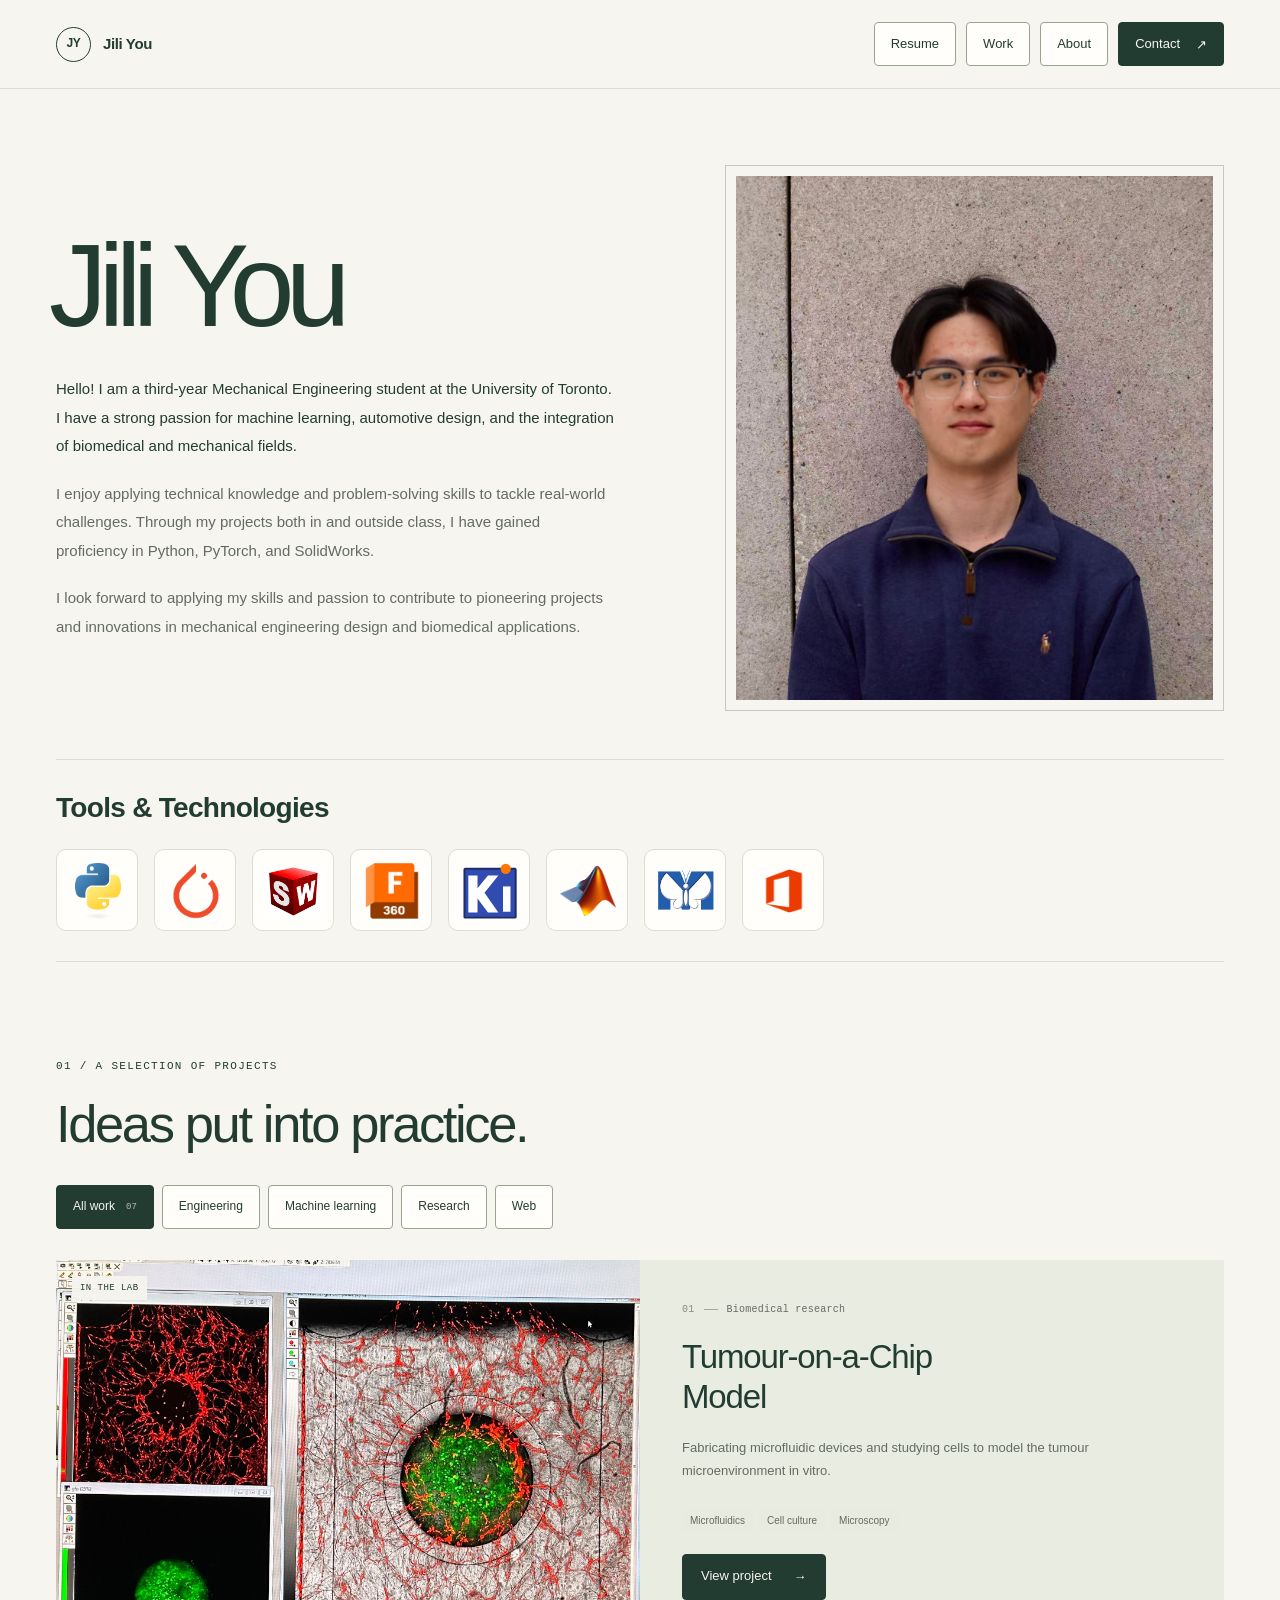
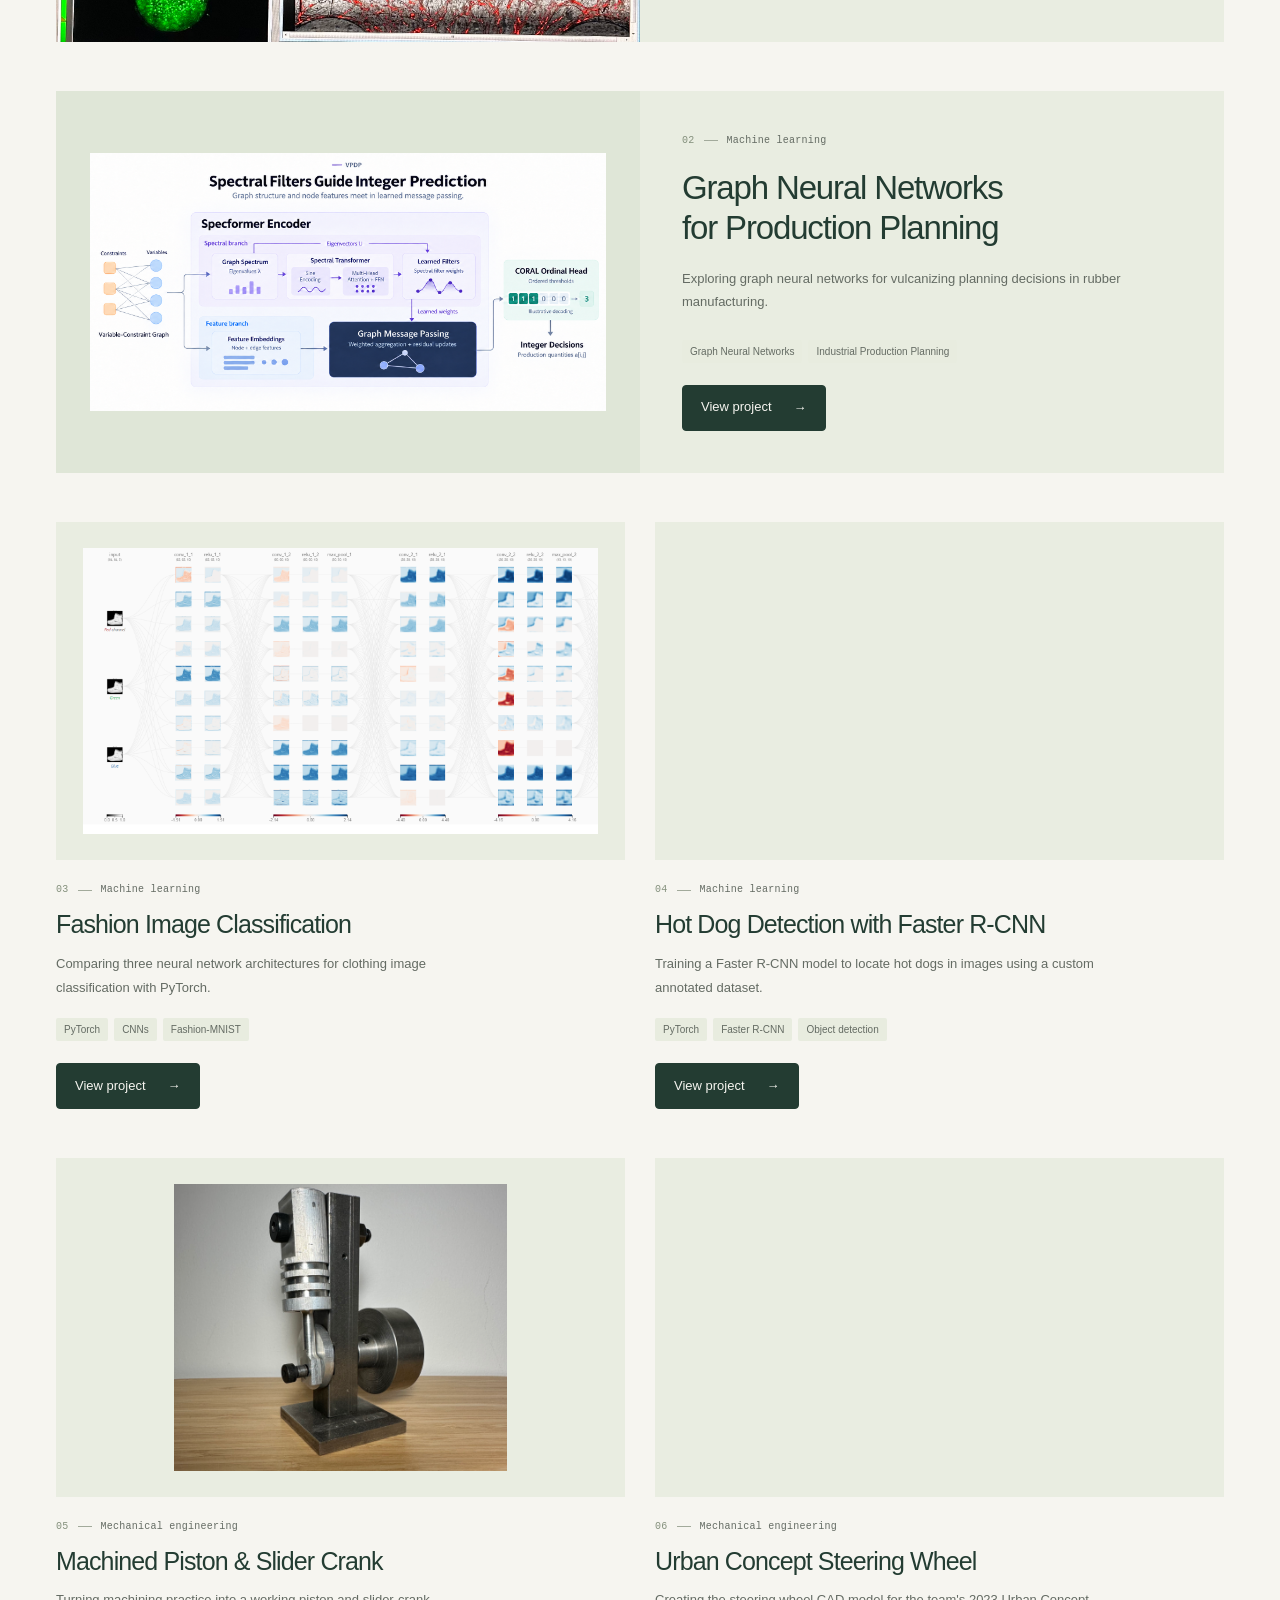
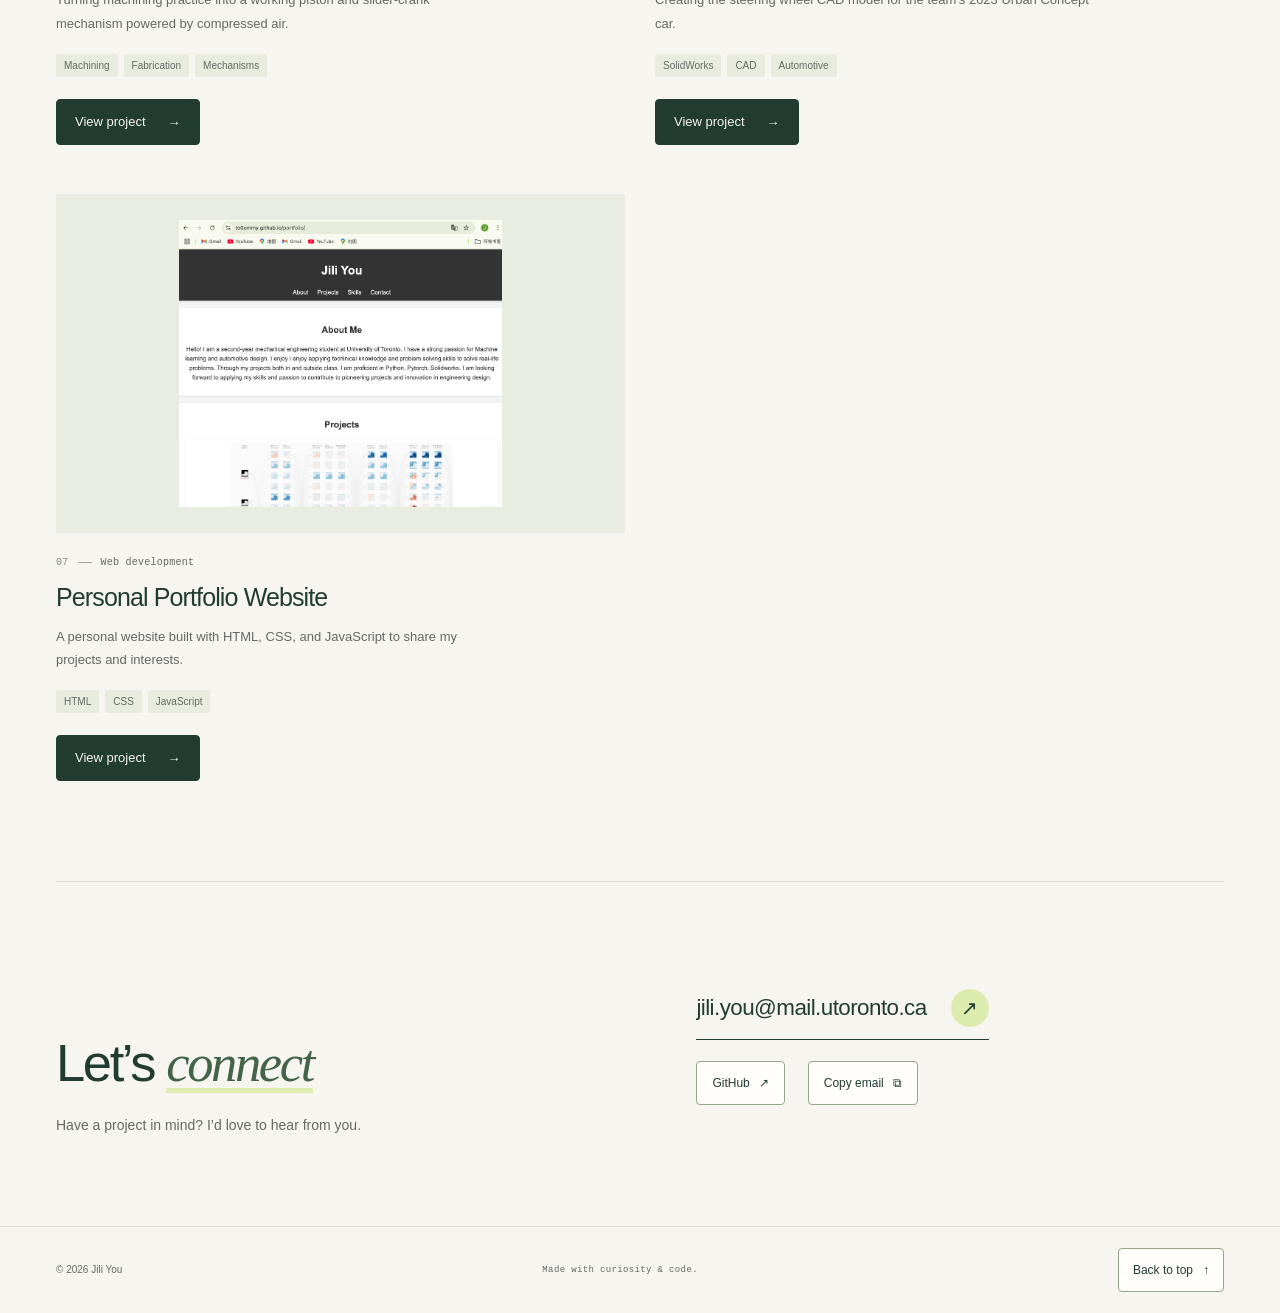
<file: index.html>
<!DOCTYPE html>
<html lang="en">
<head>
  <meta charset="UTF-8">
  <meta name="viewport" content="width=device-width, initial-scale=1.0">
  <meta name="description" content="The personal portfolio of Jili You. Explore projects in mechanical engineering, machine learning, and biomedical research.">
  <meta name="theme-color" content="#f6f5f0">
  <meta property="og:title" content="Jili You — Engineering, Research &amp; Code">
  <meta property="og:description" content="The personal portfolio of Jili You. Explore projects in mechanical engineering, machine learning, and biomedical research.">
  <meta property="og:type" content="website">
  <title>Jili You — Engineering, Research &amp; Code</title>
  <link rel="icon" type="image/svg+xml" href="images/favicon.svg">
  <link rel="stylesheet" href="css/style.css?v=a1e20da0aa03">
  <script src="js/script.js?v=bb62d51c35d4" defer></script>
</head>
<body id="top">
<a class="skip-link" href="#main">Skip to content</a>
<header class="site-header">
  <div class="header-inner wrap">
    <a class="brand" href="#top" aria-label="Jili You home"><span class="monogram" aria-hidden="true">JY</span><span>Jili You</span></a>
    <button class="menu-toggle" aria-expanded="false" aria-controls="site-navigation">Menu <span aria-hidden="true">☰</span></button>
    <nav class="site-nav" id="site-navigation" aria-label="Main navigation">
      <a href="resume.pdf">Resume</a><a href="#projects">Work</a><a href="#about">About</a><a class="nav-contact" href="#contact">Contact <span class="arrow" aria-hidden="true">↗</span></a>
    </nav>
  </div>
</header>
<main id="main">
  <section class="hero wrap" id="about" aria-labelledby="hero-title">
    <div class="hero-grid">
      <div class="hero-intro">
        <h1 id="hero-title">Jili You</h1>
        <div class="hero-bio">
          <p>Hello! I am a third-year Mechanical Engineering student at the University of Toronto. I have a strong passion for machine learning, automotive design, and the integration of biomedical and mechanical fields.</p>
          <p>I enjoy applying technical knowledge and problem-solving skills to tackle real-world challenges. Through my projects both in and outside class, I have gained proficiency in Python, PyTorch, and SolidWorks.</p>
          <p>I look forward to applying my skills and passion to contribute to pioneering projects and innovations in mechanical engineering design and biomedical applications.</p>
        </div>
      </div>
      <figure class="portrait">
        <div class="portrait-frame"><img src="images/jili-you.jpg" alt="Portrait of Jili You" width="1280" height="1920" fetchpriority="high"></div>
      </figure>
    </div>
    <div class="toolbox" aria-labelledby="toolbox-title"><h2 class="toolbox-label" id="toolbox-title">Tools &amp; Technologies</h2><ul class="tool-list"><li title="Python"><span class="tool-symbol "><img src="images/icons/python.png" alt="Python" width="56" height="56" loading="lazy" decoding="async"></span></li><li title="PyTorch"><span class="tool-symbol tool-symbol-pytorch"><img src="images/icons/Pytorch.webp" alt="PyTorch" width="56" height="56" loading="lazy" decoding="async"></span></li><li title="SolidWorks"><span class="tool-symbol "><img src="images/icons/solidworks1.png" alt="SolidWorks" width="56" height="56" loading="lazy" decoding="async"></span></li><li title="Fusion 360"><span class="tool-symbol "><img src="images/icons/Autodesk_Fusion_360.webp" alt="Fusion 360" width="56" height="56" loading="lazy" decoding="async"></span></li><li title="KiCad"><span class="tool-symbol "><img src="images/icons/kicad.svg" alt="KiCad" width="56" height="56" loading="lazy" decoding="async"></span></li><li title="MATLAB"><span class="tool-symbol "><img src="images/icons/Matlab.png" alt="MATLAB" width="56" height="56" loading="lazy" decoding="async"></span></li><li title="MetaMorph"><span class="tool-symbol tool-symbol-metamorph"><img src="images/icons/metamorph.png" alt="MetaMorph" width="56" height="56" loading="lazy" decoding="async"></span></li><li title="Microsoft Office"><span class="tool-symbol "><img src="images/icons/office.webp" alt="Microsoft Office" width="56" height="56" loading="lazy" decoding="async"></span></li></ul></div>
  </section>

  <section class="work-section" id="projects" aria-labelledby="work-title">
    <div class="wrap">
      <div class="section-topline"><p class="eyebrow">01 / A selection of projects</p></div>
      <div class="section-heading"><h2 id="work-title">Ideas put into practice.</h2></div>
      <div class="project-filters" role="group" aria-label="Filter projects" hidden><button class="filter" type="button" data-filter="all" aria-pressed="true" aria-controls="project-grid">All work<span class="filter-count">07</span></button><button class="filter" type="button" data-filter="engineering" aria-pressed="false" aria-controls="project-grid">Engineering</button><button class="filter" type="button" data-filter="machine-learning" aria-pressed="false" aria-controls="project-grid">Machine learning</button><button class="filter" type="button" data-filter="research" aria-pressed="false" aria-controls="project-grid">Research</button><button class="filter" type="button" data-filter="web" aria-pressed="false" aria-controls="project-grid">Web</button></div>
      <div class="project-grid" id="project-grid"><article class="project-card project-card-featured" data-category="research" data-slug="tumour-on-a-chip" data-reveal>
  <a class="project-link" href="projects/tumour-on-a-chip.html" aria-labelledby="action-tumour-on-a-chip title-tumour-on-a-chip">
    <div class="project-image"><img src="images/tumour-on-a-chip/01-microscopy.jpeg" alt="Fluorescence microscopy of the tumour-on-a-chip model" loading="lazy" decoding="async"><span class="project-card-label">In the lab</span></div>
    <div class="project-info"><div class="project-meta"><span class="project-number">01</span><span class="project-meta-separator" aria-hidden="true"></span><span>Biomedical research</span></div>
      <div class="project-title-row"><h3 id="title-tumour-on-a-chip">Tumour-on-a-Chip Model</h3></div>
      <p class="project-summary">Fabricating microfluidic devices and studying cells to model the tumour microenvironment in vitro.</p><ul class="tags" aria-label="Topics and tools"><li>Microfluidics</li><li>Cell culture</li><li>Microscopy</li></ul>
      <span class="project-cta"><span id="action-tumour-on-a-chip">View project</span><span class="arrow" aria-hidden="true">→</span></span>
    </div>
  </a>
</article>
<article class="project-card project-card-featured" data-category="machine-learning" data-slug="gnn-production-planning" data-reveal>
  <a class="project-link" href="projects/gnn-production-planning.html" aria-labelledby="action-gnn-production-planning title-gnn-production-planning">
    <div class="project-image"><img src="images/vpdp/spectral-integer-prediction.png" alt="VPDP: Specformer encoder and CORAL ordinal head for integer production predictions" loading="lazy" decoding="async"></div>
    <div class="project-info"><div class="project-meta"><span class="project-number">02</span><span class="project-meta-separator" aria-hidden="true"></span><span>Machine learning</span></div>
      <div class="project-title-row"><h3 id="title-gnn-production-planning">Graph Neural Networks for Production Planning</h3></div>
      <p class="project-summary">Exploring graph neural networks for vulcanizing planning decisions in rubber manufacturing.</p><ul class="tags" aria-label="Topics and tools"><li>Graph Neural Networks</li><li>Industrial Production Planning</li></ul>
      <span class="project-cta"><span id="action-gnn-production-planning">View project</span><span class="arrow" aria-hidden="true">→</span></span>
    </div>
  </a>
</article>
<article class="project-card" data-category="machine-learning" data-slug="fashion-mnist-cnn" data-reveal>
  <a class="project-link" href="projects/fashion-mnist-cnn.html" aria-labelledby="action-fashion-mnist-cnn title-fashion-mnist-cnn">
    <div class="project-image"><img src="images/project3.png" alt="Fashion-MNIST image classification project" loading="lazy" decoding="async"></div>
    <div class="project-info"><div class="project-meta"><span class="project-number">03</span><span class="project-meta-separator" aria-hidden="true"></span><span>Machine learning</span></div>
      <div class="project-title-row"><h3 id="title-fashion-mnist-cnn">Fashion Image Classification</h3></div>
      <p class="project-summary">Comparing three neural network architectures for clothing image classification with PyTorch.</p><ul class="tags" aria-label="Topics and tools"><li>PyTorch</li><li>CNNs</li><li>Fashion-MNIST</li></ul>
      <span class="project-cta"><span id="action-fashion-mnist-cnn">View project</span><span class="arrow" aria-hidden="true">→</span></span>
    </div>
  </a>
</article>
<article class="project-card" data-category="machine-learning" data-slug="hot-dog-detection" data-reveal>
  <a class="project-link" href="projects/hot-dog-detection.html" aria-labelledby="action-hot-dog-detection title-hot-dog-detection">
    <div class="project-image"><img src="images/project4.jpg" alt="Faster R-CNN hot dog detection project" loading="lazy" decoding="async"></div>
    <div class="project-info"><div class="project-meta"><span class="project-number">04</span><span class="project-meta-separator" aria-hidden="true"></span><span>Machine learning</span></div>
      <div class="project-title-row"><h3 id="title-hot-dog-detection">Hot Dog Detection with Faster R-CNN</h3></div>
      <p class="project-summary">Training a Faster R-CNN model to locate hot dogs in images using a custom annotated dataset.</p><ul class="tags" aria-label="Topics and tools"><li>PyTorch</li><li>Faster R-CNN</li><li>Object detection</li></ul>
      <span class="project-cta"><span id="action-hot-dog-detection">View project</span><span class="arrow" aria-hidden="true">→</span></span>
    </div>
  </a>
</article>
<article class="project-card" data-category="engineering" data-slug="machining" data-reveal>
  <a class="project-link" href="projects/machining.html" aria-labelledby="action-machining title-machining">
    <div class="project-image"><img src="images/project5.jpeg" alt="Machined piston and slider-crank course project" loading="lazy" decoding="async"></div>
    <div class="project-info"><div class="project-meta"><span class="project-number">05</span><span class="project-meta-separator" aria-hidden="true"></span><span>Mechanical engineering</span></div>
      <div class="project-title-row"><h3 id="title-machining">Machined Piston &amp; Slider Crank</h3></div>
      <p class="project-summary">Turning machining practice into a working piston and slider-crank mechanism powered by compressed air.</p><ul class="tags" aria-label="Topics and tools"><li>Machining</li><li>Fabrication</li><li>Mechanisms</li></ul>
      <span class="project-cta"><span id="action-machining">View project</span><span class="arrow" aria-hidden="true">→</span></span>
    </div>
  </a>
</article>
<article class="project-card" data-category="engineering" data-slug="steering-wheel" data-reveal>
  <a class="project-link" href="projects/steering-wheel.html" aria-labelledby="action-steering-wheel title-steering-wheel">
    <div class="project-image"><img src="images/project6.png" alt="SolidWorks steering wheel CAD project" loading="lazy" decoding="async"></div>
    <div class="project-info"><div class="project-meta"><span class="project-number">06</span><span class="project-meta-separator" aria-hidden="true"></span><span>Mechanical engineering</span></div>
      <div class="project-title-row"><h3 id="title-steering-wheel">Urban Concept Steering Wheel</h3></div>
      <p class="project-summary">Creating the steering wheel CAD model for the team&#39;s 2023 Urban Concept car.</p><ul class="tags" aria-label="Topics and tools"><li>SolidWorks</li><li>CAD</li><li>Automotive</li></ul>
      <span class="project-cta"><span id="action-steering-wheel">View project</span><span class="arrow" aria-hidden="true">→</span></span>
    </div>
  </a>
</article>
<article class="project-card" data-category="web" data-slug="portfolio" data-reveal>
  <a class="project-link" href="projects/portfolio.html" aria-labelledby="action-portfolio title-portfolio">
    <div class="project-image"><img src="images/project7.png" alt="Earlier version of Jili You&#39;s portfolio website" loading="lazy" decoding="async"></div>
    <div class="project-info"><div class="project-meta"><span class="project-number">07</span><span class="project-meta-separator" aria-hidden="true"></span><span>Web development</span></div>
      <div class="project-title-row"><h3 id="title-portfolio">Personal Portfolio Website</h3></div>
      <p class="project-summary">A personal website built with HTML, CSS, and JavaScript to share my projects and interests.</p><ul class="tags" aria-label="Topics and tools"><li>HTML</li><li>CSS</li><li>JavaScript</li></ul>
      <span class="project-cta"><span id="action-portfolio">View project</span><span class="arrow" aria-hidden="true">→</span></span>
    </div>
  </a>
</article></div>
    </div>
  </section>

  <section class="contact-section wrap" id="contact" aria-labelledby="contact-title">
    <div class="contact-grid">
      <div><h2 id="contact-title">Let’s <em>connect</em></h2><p class="contact-note">Have a project in mind? I’d love to hear from you.</p></div>
      <div><a class="contact-email" href="mailto:jili.you@mail.utoronto.ca">jili.you@mail.utoronto.ca <span class="arrow" aria-hidden="true">↗</span></a><div class="contact-links"><a href="https://github.com/to0ommy" target="_blank" rel="noopener noreferrer">GitHub <span class="arrow" aria-hidden="true">↗</span></a><button class="copy-button" type="button" data-copy-email hidden>Copy email <span aria-hidden="true">⧉</span></button></div><span class="copy-status" role="status" aria-live="polite"></span></div>
    </div>
  </section>
</main>
<footer class="site-footer"><div class="footer-inner wrap"><span>© <span data-year>2026</span> Jili You</span><span class="footer-credit">Made with curiosity &amp; code.</span><a href="#top">Back to top <span class="arrow" aria-hidden="true">↑</span></a></div></footer>
<noscript><style>.menu-toggle{display:none}.site-nav{display:flex;position:static;padding:0;border:0;box-shadow:none;flex-direction:row;gap:12px}.header-inner{flex-wrap:wrap;padding-block:12px}.site-nav .nav-contact{border:0;padding:12px 0}</style></noscript>
</body>
</html>
</file>
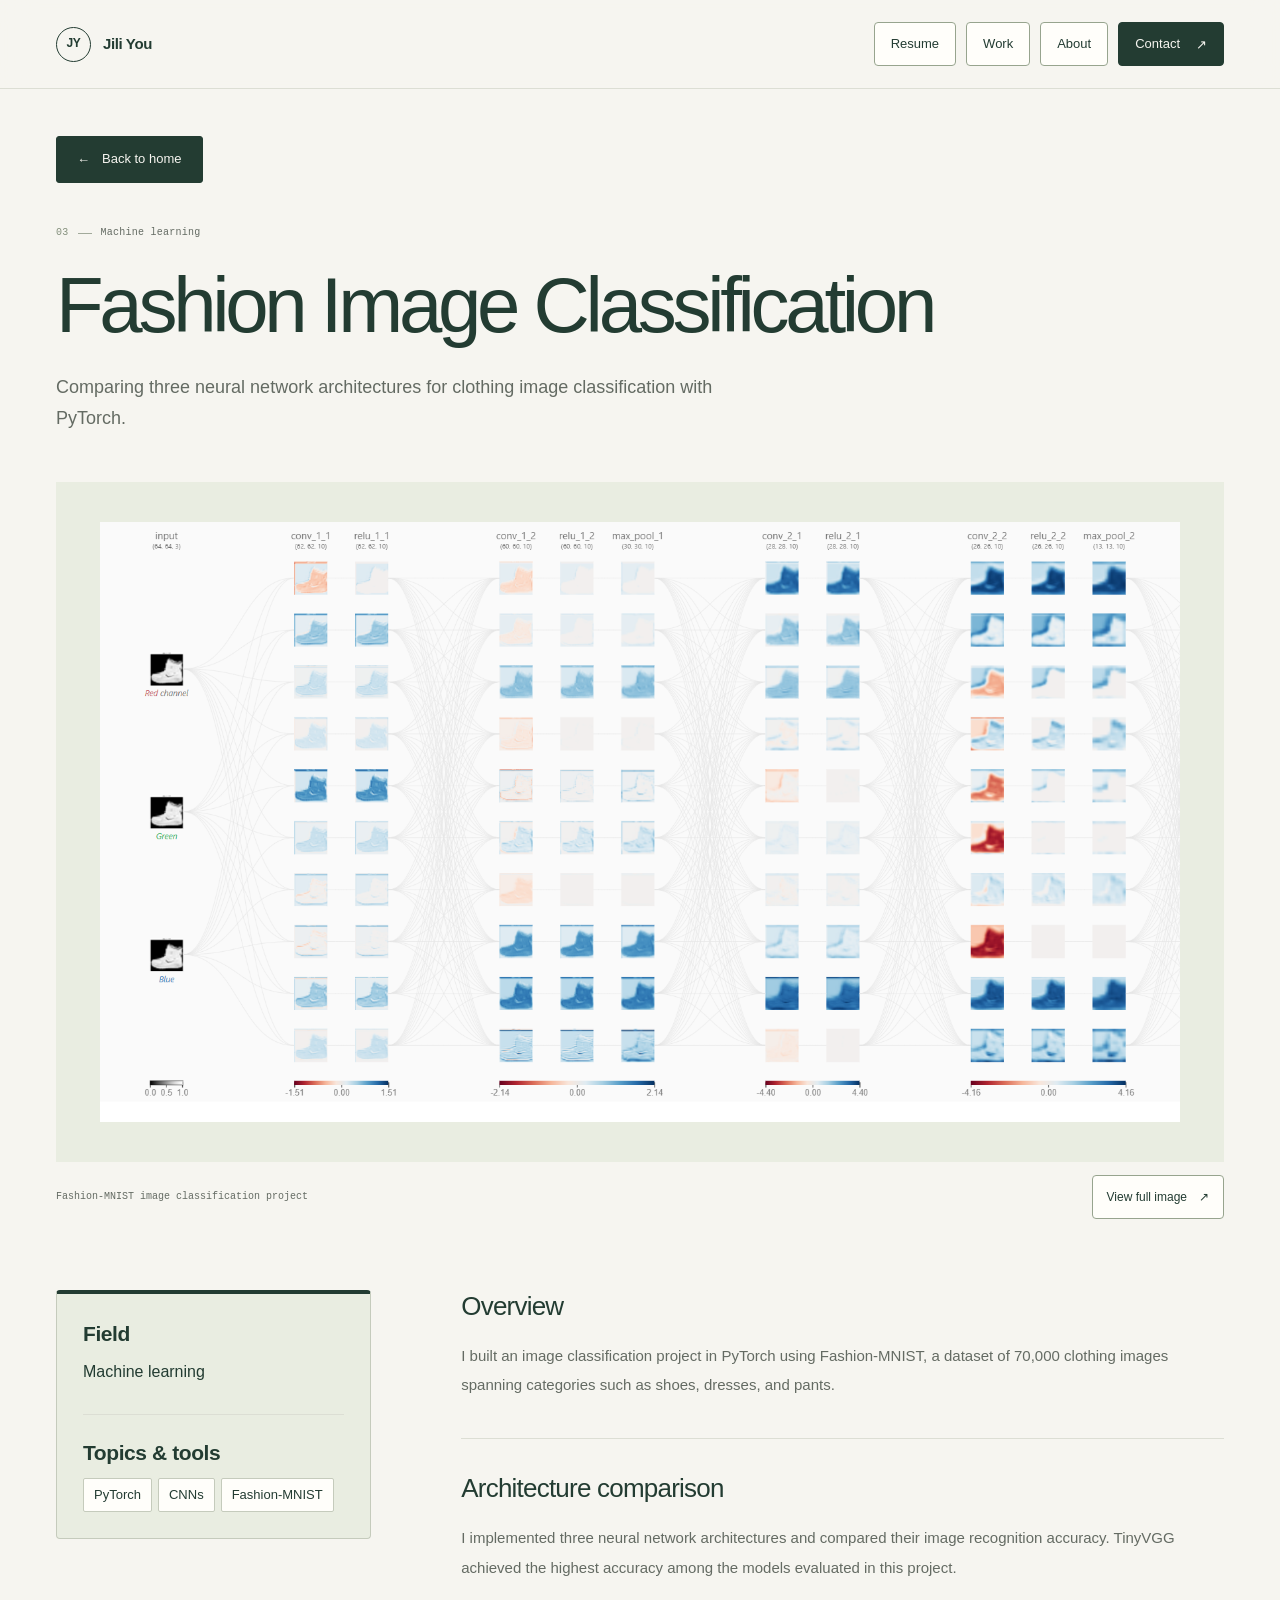
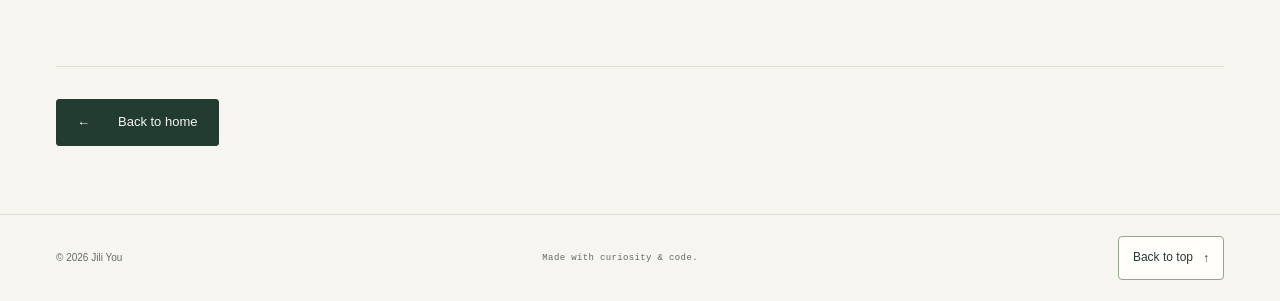
<file: projects/fashion-mnist-cnn.html>
<!DOCTYPE html>
<html lang="en">
<head>
  <meta charset="UTF-8">
  <meta name="viewport" content="width=device-width, initial-scale=1.0">
  <meta name="description" content="Comparing three neural network architectures for clothing image classification with PyTorch.">
  <meta name="theme-color" content="#f6f5f0">
  <meta property="og:title" content="Fashion Image Classification — Jili You">
  <meta property="og:description" content="Comparing three neural network architectures for clothing image classification with PyTorch.">
  <meta property="og:type" content="website">
  <title>Fashion Image Classification — Jili You</title>
  <link rel="icon" type="image/svg+xml" href="../images/favicon.svg">
  <link rel="stylesheet" href="../css/style.css?v=a1e20da0aa03">
  <script src="../js/script.js?v=bb62d51c35d4" defer></script>
</head>
<body id="top">
<a class="skip-link" href="#main">Skip to content</a>
<header class="site-header">
  <div class="header-inner wrap">
    <a class="brand" href="../index.html" aria-label="Jili You home"><span class="monogram" aria-hidden="true">JY</span><span>Jili You</span></a>
    <button class="menu-toggle" aria-expanded="false" aria-controls="site-navigation">Menu <span aria-hidden="true">☰</span></button>
    <nav class="site-nav" id="site-navigation" aria-label="Main navigation">
      <a href="../resume.pdf">Resume</a><a href="../index.html#projects">Work</a><a href="../index.html#about">About</a><a class="nav-contact" href="../index.html#contact">Contact <span class="arrow" aria-hidden="true">↗</span></a>
    </nav>
  </div>
</header>
<main id="main" class="wrap">
  <section class="project-hero" aria-labelledby="project-title">
    <a class="button back-link" href="../index.html"><span class="arrow" aria-hidden="true">←</span> Back to home</a>
    <div class="detail-heading"><div class="project-meta"><span class="project-number">03</span><span class="project-meta-separator" aria-hidden="true"></span><span>Machine learning</span></div><h1 id="project-title">Fashion Image Classification</h1><p class="detail-deck">Comparing three neural network architectures for clothing image classification with PyTorch.</p></div>
    <figure class="detail-image"><a href="../images/project3.png" target="_blank" rel="noopener noreferrer" aria-label="Open full-size project image"><img src="../images/project3.png" alt="Fashion-MNIST image classification project" fetchpriority="high"></a></figure>
    <div class="detail-caption"><span>Fashion-MNIST image classification project</span><a href="../images/project3.png" target="_blank" rel="noopener noreferrer">View full image <span class="arrow" aria-hidden="true">↗</span></a></div>
  </section>
  <div class="detail-body">
    <aside class="project-sidebar" aria-label="Project information"><div class="sidebar-block"><h2>Field</h2><p>Machine learning</p></div><div class="sidebar-block"><h2>Topics &amp; tools</h2><ul class="tags" aria-label="Topics and tools"><li>PyTorch</li><li>CNNs</li><li>Fashion-MNIST</li></ul></div></aside>
    <article class="detail-copy" aria-label="About this project"><section><h2>Overview</h2><p>I built an image classification project in PyTorch using Fashion-MNIST, a dataset of 70,000 clothing images spanning categories such as shoes, dresses, and pants.</p></section><section><h2>Architecture comparison</h2><p>I implemented three neural network architectures and compared their image recognition accuracy. TinyVGG achieved the highest accuracy among the models evaluated in this project.</p></section></article>
  </div>
  <nav class="project-return" aria-label="Return to home"><a class="button" href="../index.html"><span class="arrow" aria-hidden="true">←</span> Back to home</a></nav>
</main>
<footer class="site-footer"><div class="footer-inner wrap"><span>© <span data-year>2026</span> Jili You</span><span class="footer-credit">Made with curiosity &amp; code.</span><a href="#top">Back to top <span class="arrow" aria-hidden="true">↑</span></a></div></footer>
<noscript><style>.menu-toggle{display:none}.site-nav{display:flex;position:static;padding:0;border:0;box-shadow:none;flex-direction:row;gap:12px}.header-inner{flex-wrap:wrap;padding-block:12px}.site-nav .nav-contact{border:0;padding:12px 0}</style></noscript>
</body>
</html>
</file>
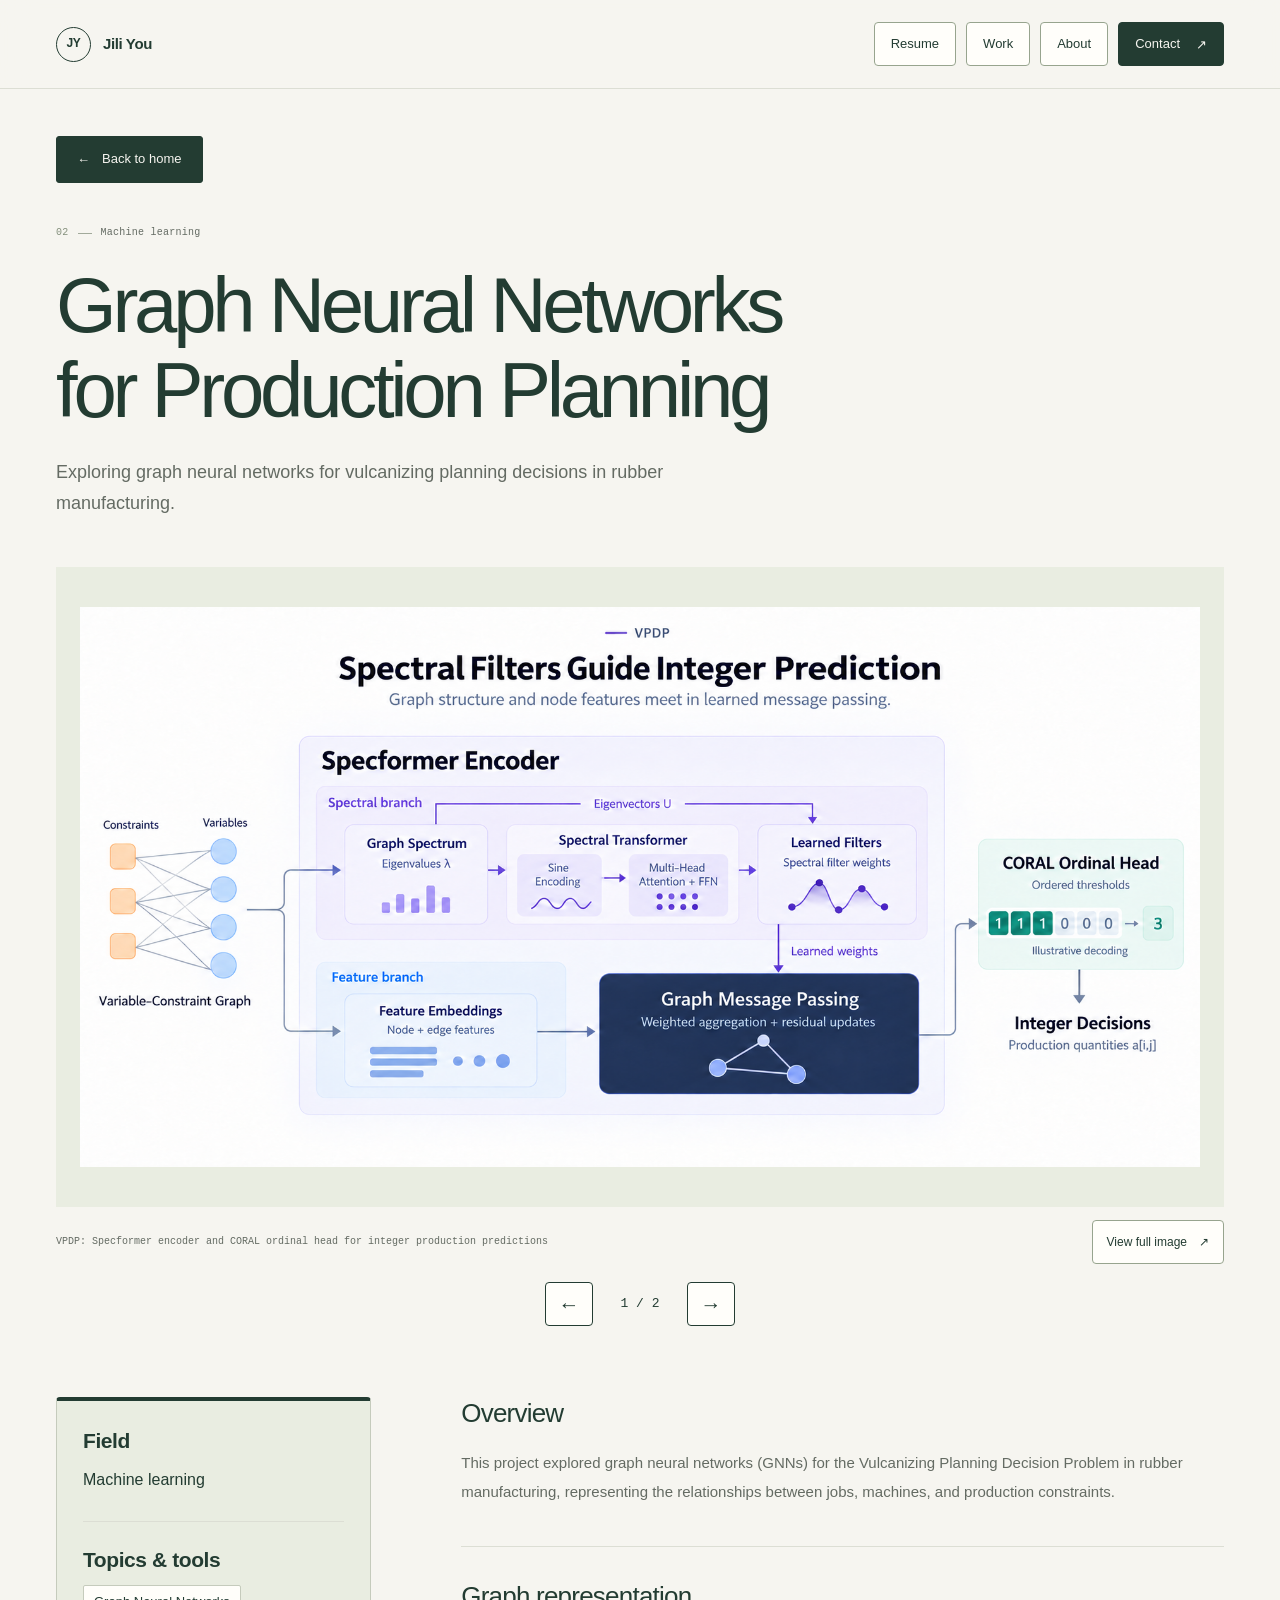
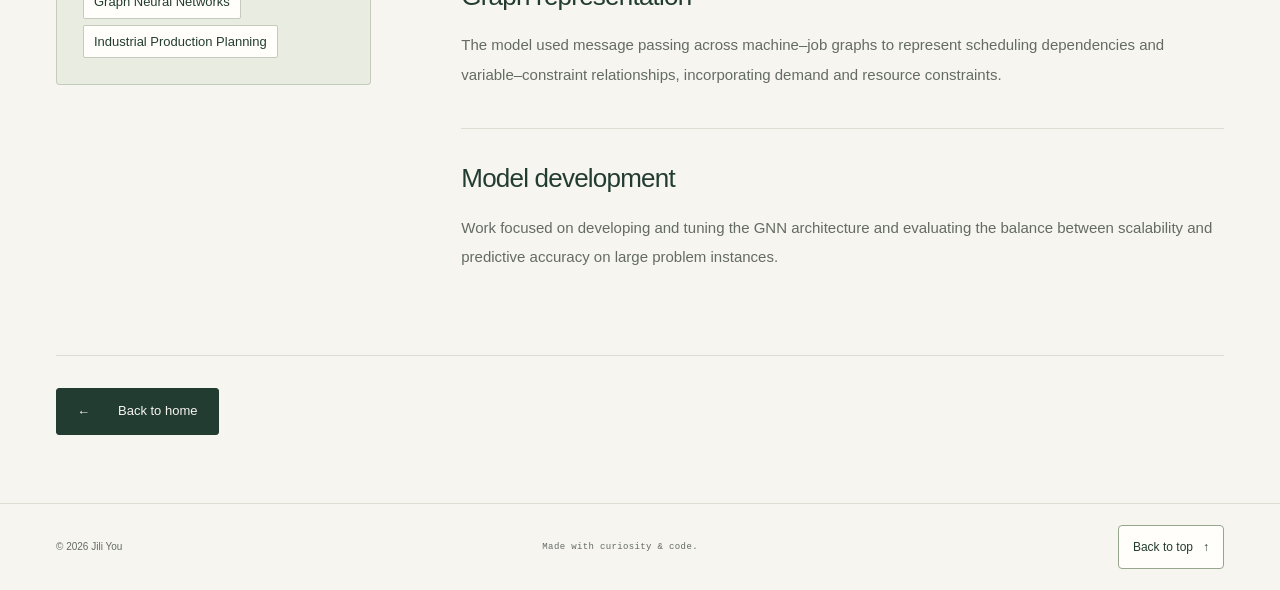
<file: projects/gnn-production-planning.html>
<!DOCTYPE html>
<html lang="en">
<head>
  <meta charset="UTF-8">
  <meta name="viewport" content="width=device-width, initial-scale=1.0">
  <meta name="description" content="Exploring graph neural networks for vulcanizing planning decisions in rubber manufacturing.">
  <meta name="theme-color" content="#f6f5f0">
  <meta property="og:title" content="Graph Neural Networks for Production Planning — Jili You">
  <meta property="og:description" content="Exploring graph neural networks for vulcanizing planning decisions in rubber manufacturing.">
  <meta property="og:type" content="website">
  <title>Graph Neural Networks for Production Planning — Jili You</title>
  <link rel="icon" type="image/svg+xml" href="../images/favicon.svg">
  <link rel="stylesheet" href="../css/style.css?v=a1e20da0aa03">
  <script src="../js/script.js?v=bb62d51c35d4" defer></script>
</head>
<body id="top">
<a class="skip-link" href="#main">Skip to content</a>
<header class="site-header">
  <div class="header-inner wrap">
    <a class="brand" href="../index.html" aria-label="Jili You home"><span class="monogram" aria-hidden="true">JY</span><span>Jili You</span></a>
    <button class="menu-toggle" aria-expanded="false" aria-controls="site-navigation">Menu <span aria-hidden="true">☰</span></button>
    <nav class="site-nav" id="site-navigation" aria-label="Main navigation">
      <a href="../resume.pdf">Resume</a><a href="../index.html#projects">Work</a><a href="../index.html#about">About</a><a class="nav-contact" href="../index.html#contact">Contact <span class="arrow" aria-hidden="true">↗</span></a>
    </nav>
  </div>
</header>
<main id="main" class="wrap">
  <section class="project-hero" aria-labelledby="project-title">
    <a class="button back-link" href="../index.html"><span class="arrow" aria-hidden="true">←</span> Back to home</a>
    <div class="detail-heading"><div class="project-meta"><span class="project-number">02</span><span class="project-meta-separator" aria-hidden="true"></span><span>Machine learning</span></div><h1 id="project-title">Graph Neural Networks for Production Planning</h1><p class="detail-deck">Exploring graph neural networks for vulcanizing planning decisions in rubber manufacturing.</p></div>
    <div class="project-photos" data-photo-slider role="region" aria-label="Project photos" aria-roledescription="carousel">
    <figure class="detail-image">
      <button class="photo-stage" type="button" data-photo-advance aria-label="Next photo (currently 1 of 2)" disabled>
        <span class="photo-slide" data-photo-slide data-photo-src="../images/vpdp/spectral-integer-prediction.png" data-photo-caption="VPDP: Specformer encoder and CORAL ordinal head for integer production predictions"><img src="../images/vpdp/spectral-integer-prediction.png" alt="VPDP: Specformer encoder and CORAL ordinal head for integer production predictions" fetchpriority="high" decoding="async"></span>
        <span class="photo-slide" data-photo-slide data-photo-src="../images/vpdp/star-capacity.png" data-photo-caption="VPDP: vulcanization autoclave scheduling and star capacity for different hose types" hidden><img src="../images/vpdp/star-capacity.png" alt="VPDP: vulcanization autoclave scheduling and star capacity for different hose types" loading="lazy" decoding="async"></span>
      </button>
      <figcaption class="detail-caption"><span data-photo-caption-text>VPDP: Specformer encoder and CORAL ordinal head for integer production predictions</span><a href="../images/vpdp/spectral-integer-prediction.png" data-photo-full target="_blank" rel="noopener noreferrer">View full image <span class="arrow" aria-hidden="true">↗</span></a></figcaption>
    </figure>
    <div class="photo-controls" data-photo-controls hidden>
      <button type="button" data-photo-prev aria-label="Previous photo"><span class="arrow" aria-hidden="true">←</span></button>
      <span class="photo-status" data-photo-status role="status" aria-live="polite" aria-atomic="true">1 / 2</span>
      <button type="button" data-photo-next aria-label="Next photo"><span class="arrow" aria-hidden="true">→</span></button>
    </div>
  </div>
  </section>
  <div class="detail-body">
    <aside class="project-sidebar" aria-label="Project information"><div class="sidebar-block"><h2>Field</h2><p>Machine learning</p></div><div class="sidebar-block"><h2>Topics &amp; tools</h2><ul class="tags" aria-label="Topics and tools"><li>Graph Neural Networks</li><li>Industrial Production Planning</li></ul></div></aside>
    <article class="detail-copy" aria-label="About this project"><section><h2>Overview</h2><p>This project explored graph neural networks (GNNs) for the Vulcanizing Planning Decision Problem in rubber manufacturing, representing the relationships between jobs, machines, and production constraints.</p></section><section><h2>Graph representation</h2><p>The model used message passing across machine–job graphs to represent scheduling dependencies and variable–constraint relationships, incorporating demand and resource constraints.</p></section><section><h2>Model development</h2><p>Work focused on developing and tuning the GNN architecture and evaluating the balance between scalability and predictive accuracy on large problem instances.</p></section></article>
  </div>
  <nav class="project-return" aria-label="Return to home"><a class="button" href="../index.html"><span class="arrow" aria-hidden="true">←</span> Back to home</a></nav>
</main>
<footer class="site-footer"><div class="footer-inner wrap"><span>© <span data-year>2026</span> Jili You</span><span class="footer-credit">Made with curiosity &amp; code.</span><a href="#top">Back to top <span class="arrow" aria-hidden="true">↑</span></a></div></footer>
<noscript><style>.menu-toggle{display:none}.site-nav{display:flex;position:static;padding:0;border:0;box-shadow:none;flex-direction:row;gap:12px}.header-inner{flex-wrap:wrap;padding-block:12px}.site-nav .nav-contact{border:0;padding:12px 0}</style></noscript>
</body>
</html>
</file>
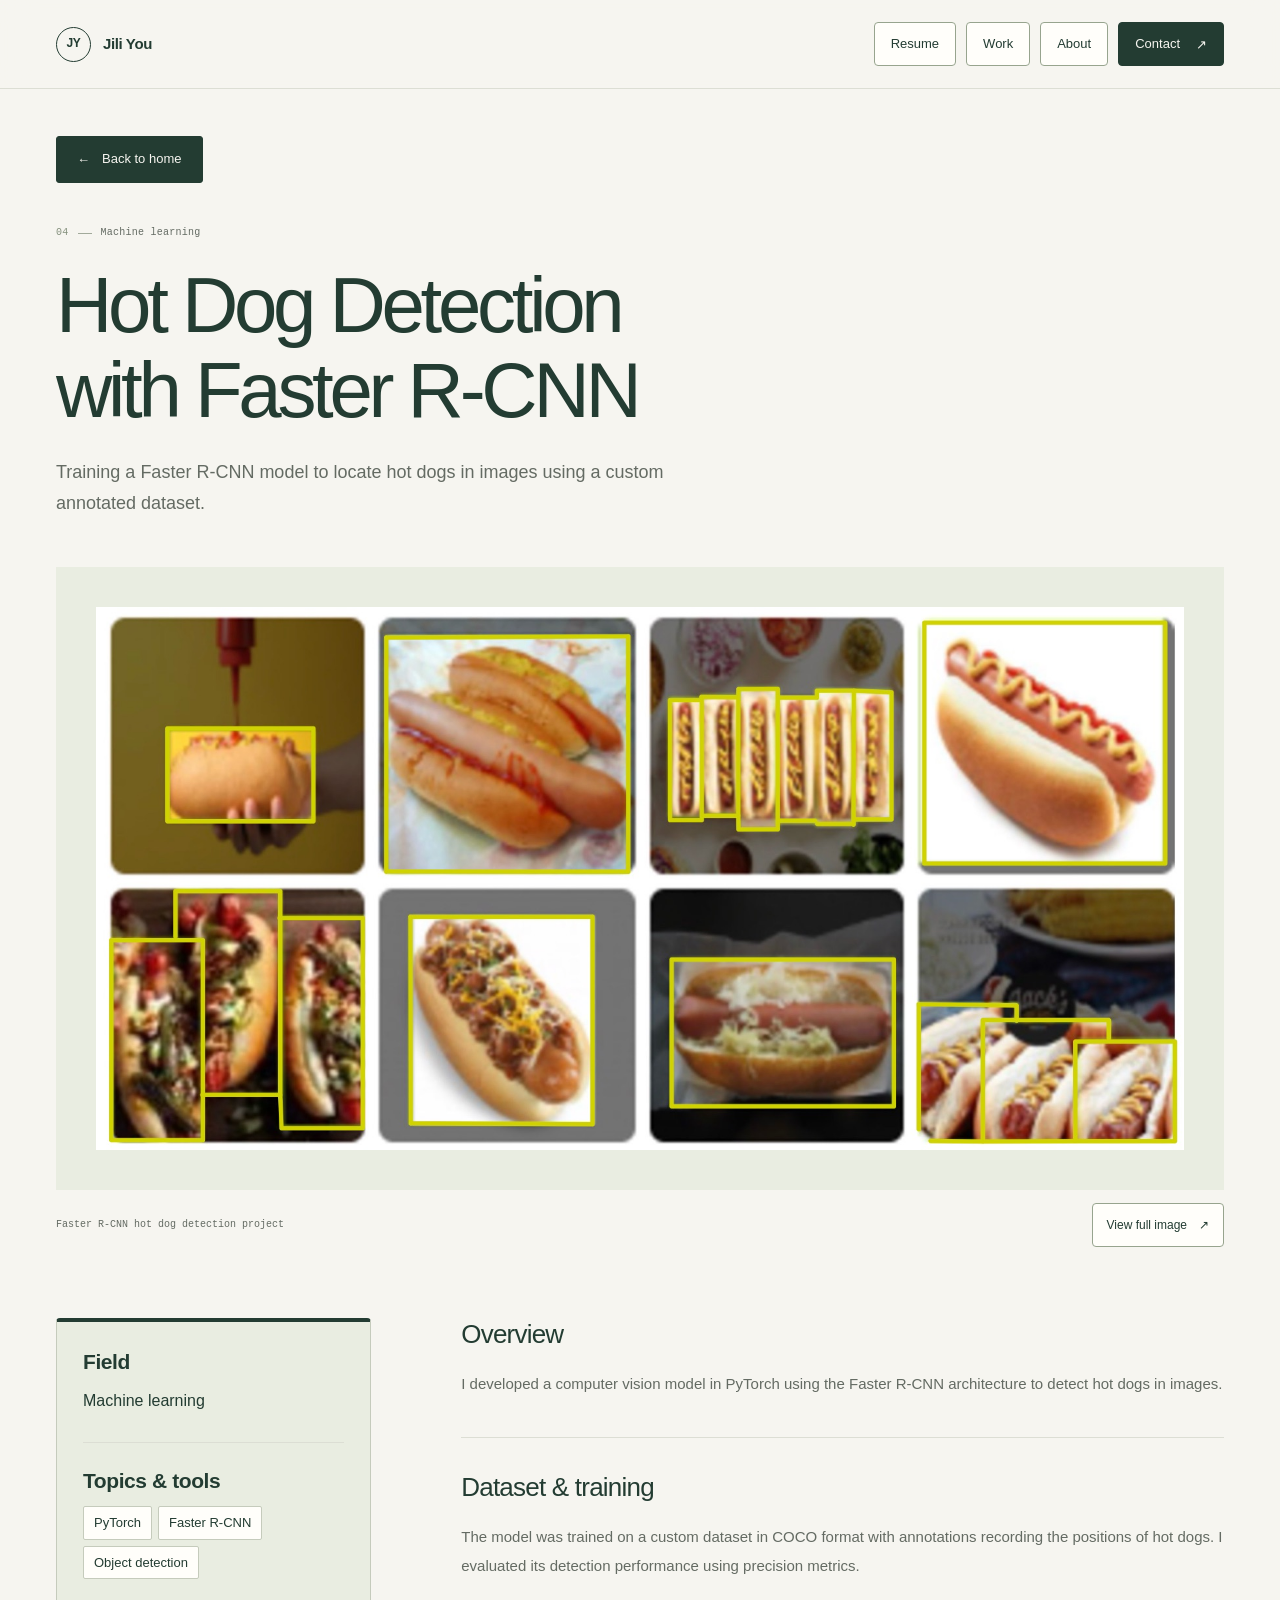
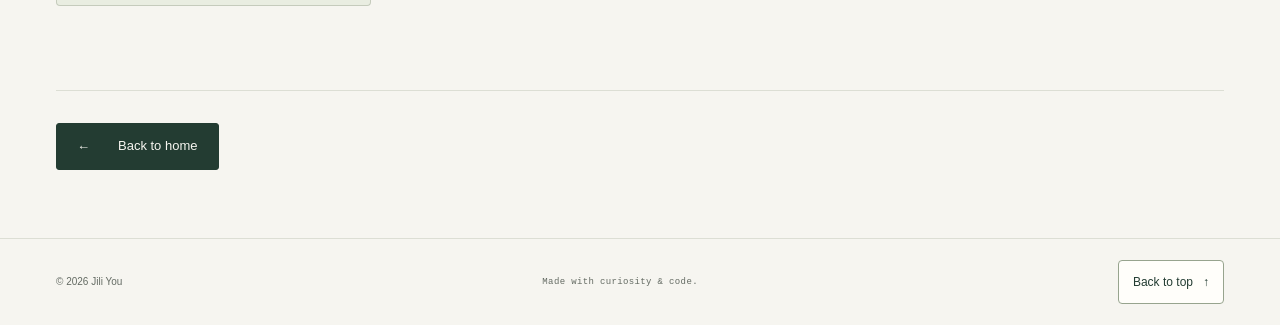
<file: projects/hot-dog-detection.html>
<!DOCTYPE html>
<html lang="en">
<head>
  <meta charset="UTF-8">
  <meta name="viewport" content="width=device-width, initial-scale=1.0">
  <meta name="description" content="Training a Faster R-CNN model to locate hot dogs in images using a custom annotated dataset.">
  <meta name="theme-color" content="#f6f5f0">
  <meta property="og:title" content="Hot Dog Detection with Faster R-CNN — Jili You">
  <meta property="og:description" content="Training a Faster R-CNN model to locate hot dogs in images using a custom annotated dataset.">
  <meta property="og:type" content="website">
  <title>Hot Dog Detection with Faster R-CNN — Jili You</title>
  <link rel="icon" type="image/svg+xml" href="../images/favicon.svg">
  <link rel="stylesheet" href="../css/style.css?v=a1e20da0aa03">
  <script src="../js/script.js?v=bb62d51c35d4" defer></script>
</head>
<body id="top">
<a class="skip-link" href="#main">Skip to content</a>
<header class="site-header">
  <div class="header-inner wrap">
    <a class="brand" href="../index.html" aria-label="Jili You home"><span class="monogram" aria-hidden="true">JY</span><span>Jili You</span></a>
    <button class="menu-toggle" aria-expanded="false" aria-controls="site-navigation">Menu <span aria-hidden="true">☰</span></button>
    <nav class="site-nav" id="site-navigation" aria-label="Main navigation">
      <a href="../resume.pdf">Resume</a><a href="../index.html#projects">Work</a><a href="../index.html#about">About</a><a class="nav-contact" href="../index.html#contact">Contact <span class="arrow" aria-hidden="true">↗</span></a>
    </nav>
  </div>
</header>
<main id="main" class="wrap">
  <section class="project-hero" aria-labelledby="project-title">
    <a class="button back-link" href="../index.html"><span class="arrow" aria-hidden="true">←</span> Back to home</a>
    <div class="detail-heading"><div class="project-meta"><span class="project-number">04</span><span class="project-meta-separator" aria-hidden="true"></span><span>Machine learning</span></div><h1 id="project-title">Hot Dog Detection with Faster R-CNN</h1><p class="detail-deck">Training a Faster R-CNN model to locate hot dogs in images using a custom annotated dataset.</p></div>
    <figure class="detail-image"><a href="../images/project4.jpg" target="_blank" rel="noopener noreferrer" aria-label="Open full-size project image"><img src="../images/project4.jpg" alt="Faster R-CNN hot dog detection project" fetchpriority="high"></a></figure>
    <div class="detail-caption"><span>Faster R-CNN hot dog detection project</span><a href="../images/project4.jpg" target="_blank" rel="noopener noreferrer">View full image <span class="arrow" aria-hidden="true">↗</span></a></div>
  </section>
  <div class="detail-body">
    <aside class="project-sidebar" aria-label="Project information"><div class="sidebar-block"><h2>Field</h2><p>Machine learning</p></div><div class="sidebar-block"><h2>Topics &amp; tools</h2><ul class="tags" aria-label="Topics and tools"><li>PyTorch</li><li>Faster R-CNN</li><li>Object detection</li></ul></div></aside>
    <article class="detail-copy" aria-label="About this project"><section><h2>Overview</h2><p>I developed a computer vision model in PyTorch using the Faster R-CNN architecture to detect hot dogs in images.</p></section><section><h2>Dataset &amp; training</h2><p>The model was trained on a custom dataset in COCO format with annotations recording the positions of hot dogs. I evaluated its detection performance using precision metrics.</p></section></article>
  </div>
  <nav class="project-return" aria-label="Return to home"><a class="button" href="../index.html"><span class="arrow" aria-hidden="true">←</span> Back to home</a></nav>
</main>
<footer class="site-footer"><div class="footer-inner wrap"><span>© <span data-year>2026</span> Jili You</span><span class="footer-credit">Made with curiosity &amp; code.</span><a href="#top">Back to top <span class="arrow" aria-hidden="true">↑</span></a></div></footer>
<noscript><style>.menu-toggle{display:none}.site-nav{display:flex;position:static;padding:0;border:0;box-shadow:none;flex-direction:row;gap:12px}.header-inner{flex-wrap:wrap;padding-block:12px}.site-nav .nav-contact{border:0;padding:12px 0}</style></noscript>
</body>
</html>
</file>
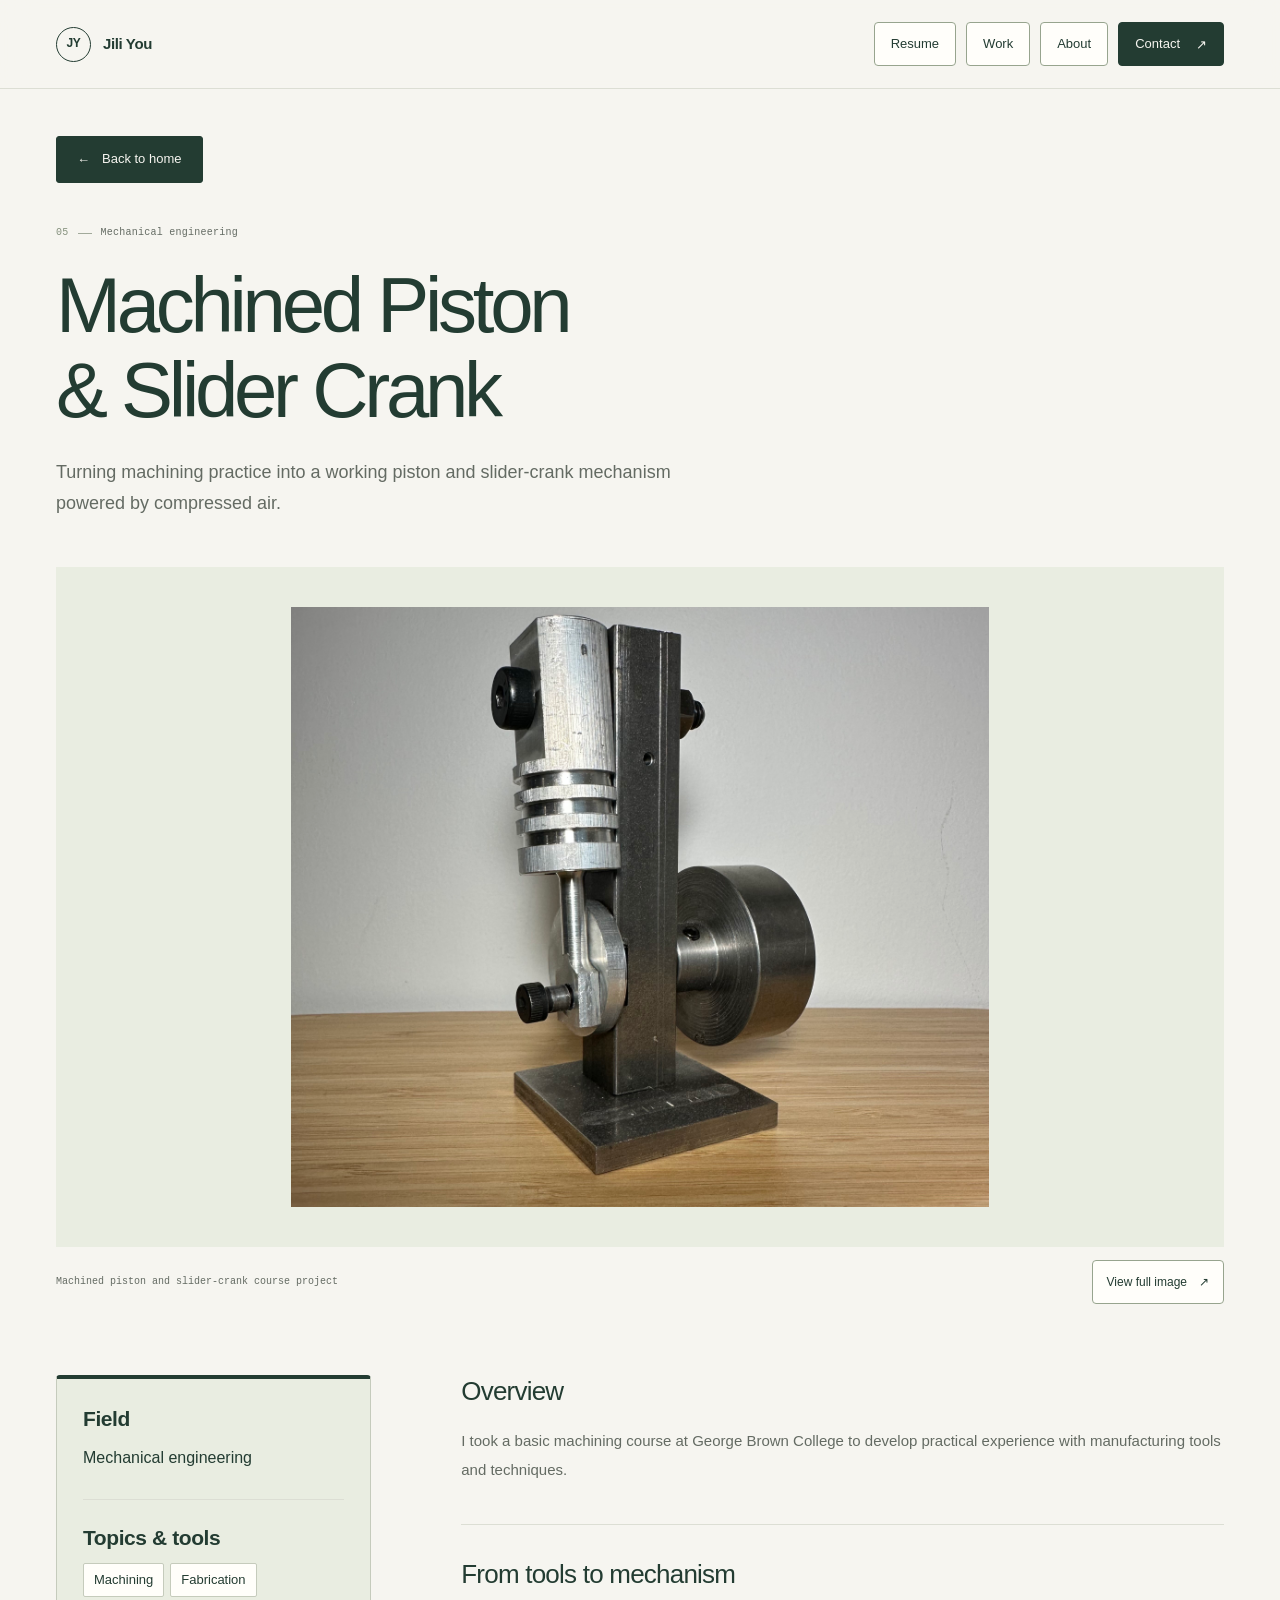
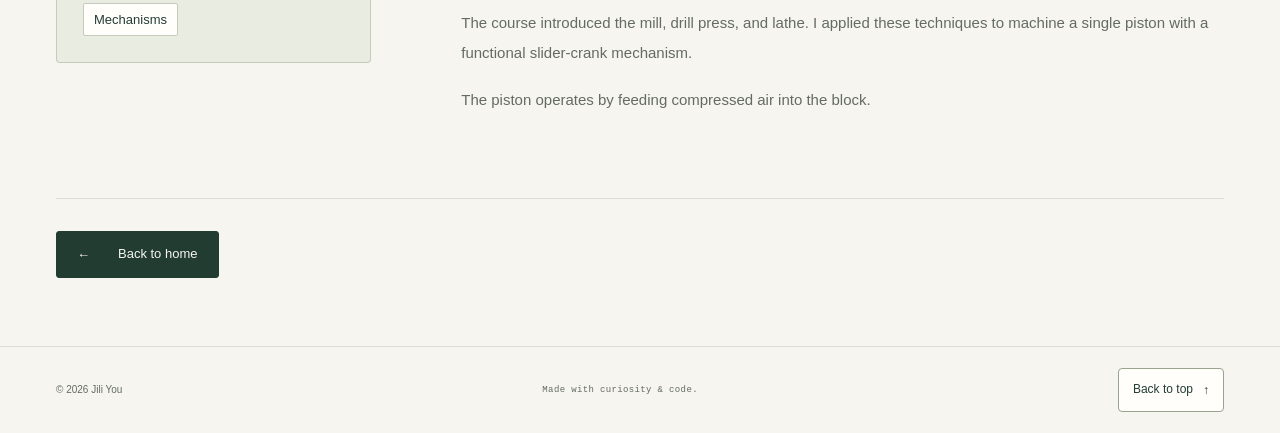
<file: projects/machining.html>
<!DOCTYPE html>
<html lang="en">
<head>
  <meta charset="UTF-8">
  <meta name="viewport" content="width=device-width, initial-scale=1.0">
  <meta name="description" content="Turning machining practice into a working piston and slider-crank mechanism powered by compressed air.">
  <meta name="theme-color" content="#f6f5f0">
  <meta property="og:title" content="Machined Piston &amp; Slider Crank — Jili You">
  <meta property="og:description" content="Turning machining practice into a working piston and slider-crank mechanism powered by compressed air.">
  <meta property="og:type" content="website">
  <title>Machined Piston &amp; Slider Crank — Jili You</title>
  <link rel="icon" type="image/svg+xml" href="../images/favicon.svg">
  <link rel="stylesheet" href="../css/style.css?v=a1e20da0aa03">
  <script src="../js/script.js?v=bb62d51c35d4" defer></script>
</head>
<body id="top">
<a class="skip-link" href="#main">Skip to content</a>
<header class="site-header">
  <div class="header-inner wrap">
    <a class="brand" href="../index.html" aria-label="Jili You home"><span class="monogram" aria-hidden="true">JY</span><span>Jili You</span></a>
    <button class="menu-toggle" aria-expanded="false" aria-controls="site-navigation">Menu <span aria-hidden="true">☰</span></button>
    <nav class="site-nav" id="site-navigation" aria-label="Main navigation">
      <a href="../resume.pdf">Resume</a><a href="../index.html#projects">Work</a><a href="../index.html#about">About</a><a class="nav-contact" href="../index.html#contact">Contact <span class="arrow" aria-hidden="true">↗</span></a>
    </nav>
  </div>
</header>
<main id="main" class="wrap">
  <section class="project-hero" aria-labelledby="project-title">
    <a class="button back-link" href="../index.html"><span class="arrow" aria-hidden="true">←</span> Back to home</a>
    <div class="detail-heading"><div class="project-meta"><span class="project-number">05</span><span class="project-meta-separator" aria-hidden="true"></span><span>Mechanical engineering</span></div><h1 id="project-title">Machined Piston &amp; Slider Crank</h1><p class="detail-deck">Turning machining practice into a working piston and slider-crank mechanism powered by compressed air.</p></div>
    <figure class="detail-image"><a href="../images/project5.jpeg" target="_blank" rel="noopener noreferrer" aria-label="Open full-size project image"><img src="../images/project5.jpeg" alt="Machined piston and slider-crank course project" fetchpriority="high"></a></figure>
    <div class="detail-caption"><span>Machined piston and slider-crank course project</span><a href="../images/project5.jpeg" target="_blank" rel="noopener noreferrer">View full image <span class="arrow" aria-hidden="true">↗</span></a></div>
  </section>
  <div class="detail-body">
    <aside class="project-sidebar" aria-label="Project information"><div class="sidebar-block"><h2>Field</h2><p>Mechanical engineering</p></div><div class="sidebar-block"><h2>Topics &amp; tools</h2><ul class="tags" aria-label="Topics and tools"><li>Machining</li><li>Fabrication</li><li>Mechanisms</li></ul></div></aside>
    <article class="detail-copy" aria-label="About this project"><section><h2>Overview</h2><p>I took a basic machining course at George Brown College to develop practical experience with manufacturing tools and techniques.</p></section><section><h2>From tools to mechanism</h2><p>The course introduced the mill, drill press, and lathe. I applied these techniques to machine a single piston with a functional slider-crank mechanism.</p><p>The piston operates by feeding compressed air into the block.</p></section></article>
  </div>
  <nav class="project-return" aria-label="Return to home"><a class="button" href="../index.html"><span class="arrow" aria-hidden="true">←</span> Back to home</a></nav>
</main>
<footer class="site-footer"><div class="footer-inner wrap"><span>© <span data-year>2026</span> Jili You</span><span class="footer-credit">Made with curiosity &amp; code.</span><a href="#top">Back to top <span class="arrow" aria-hidden="true">↑</span></a></div></footer>
<noscript><style>.menu-toggle{display:none}.site-nav{display:flex;position:static;padding:0;border:0;box-shadow:none;flex-direction:row;gap:12px}.header-inner{flex-wrap:wrap;padding-block:12px}.site-nav .nav-contact{border:0;padding:12px 0}</style></noscript>
</body>
</html>
</file>
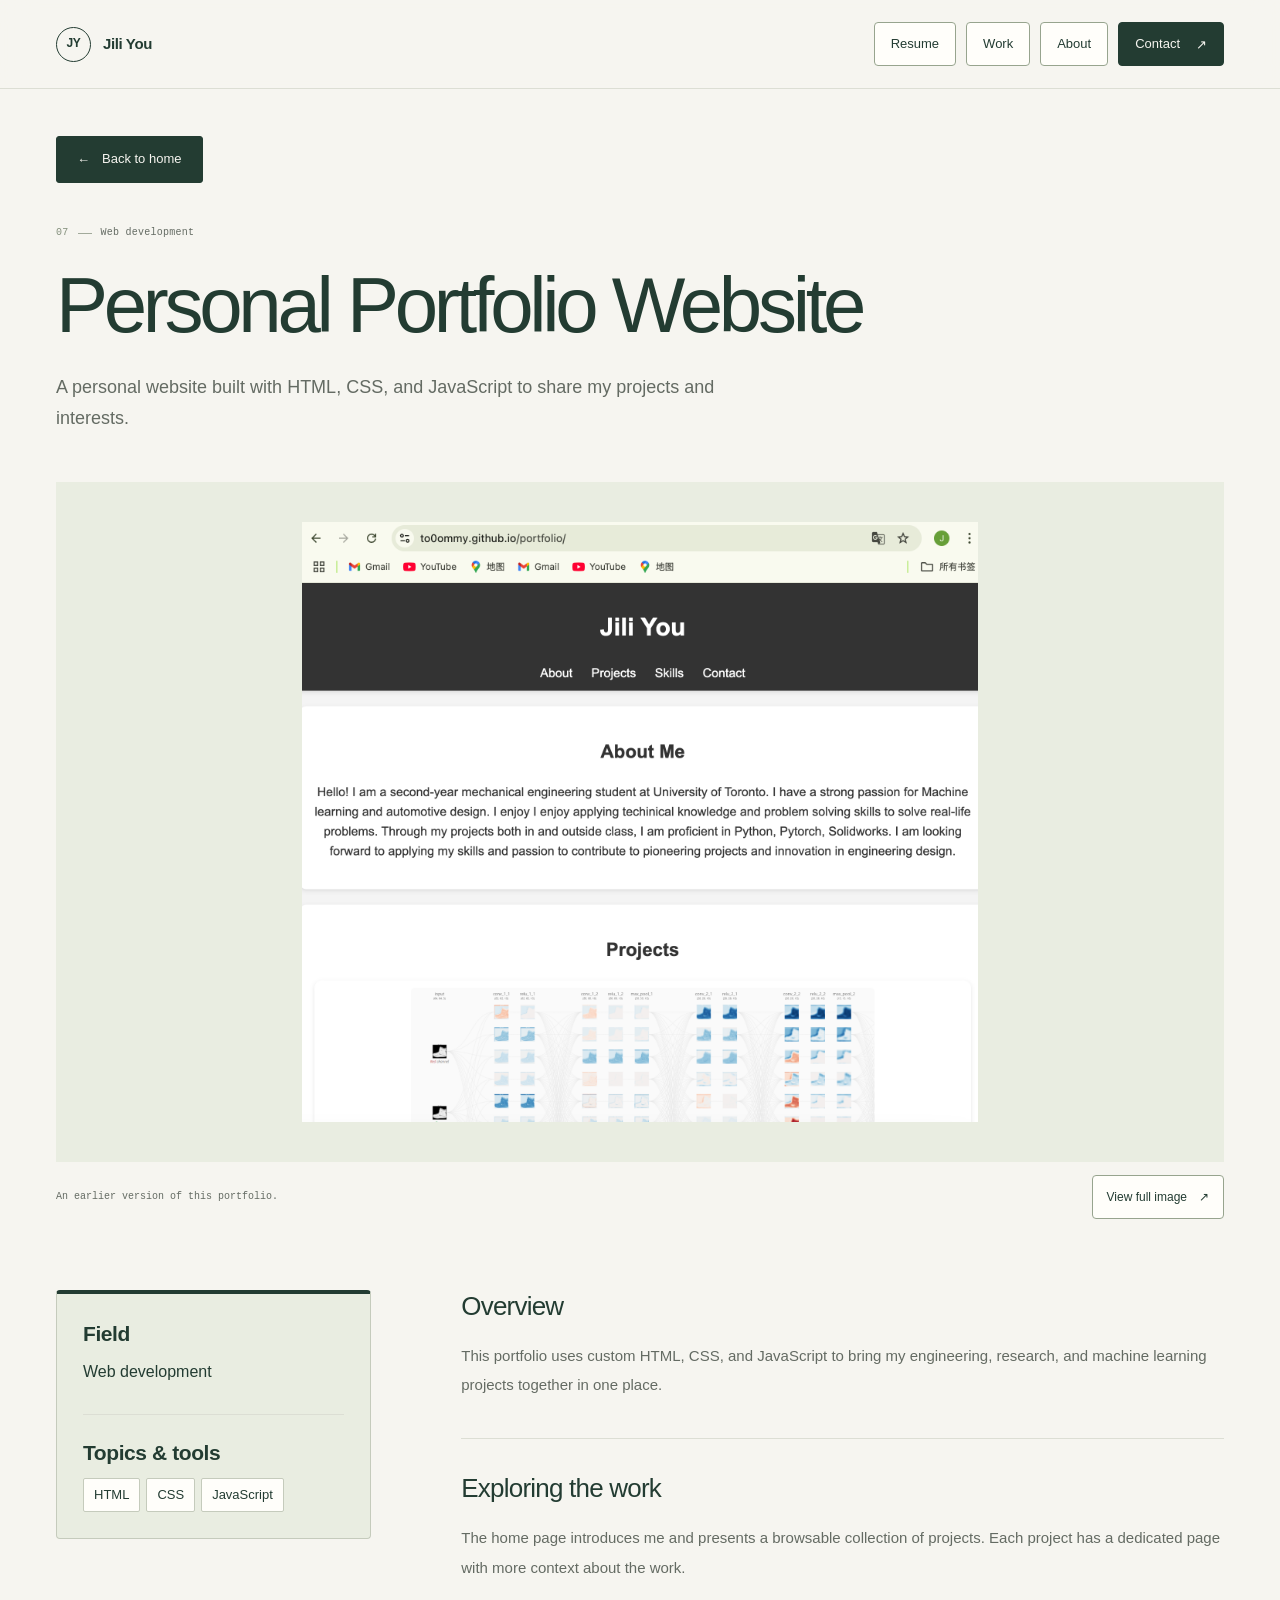
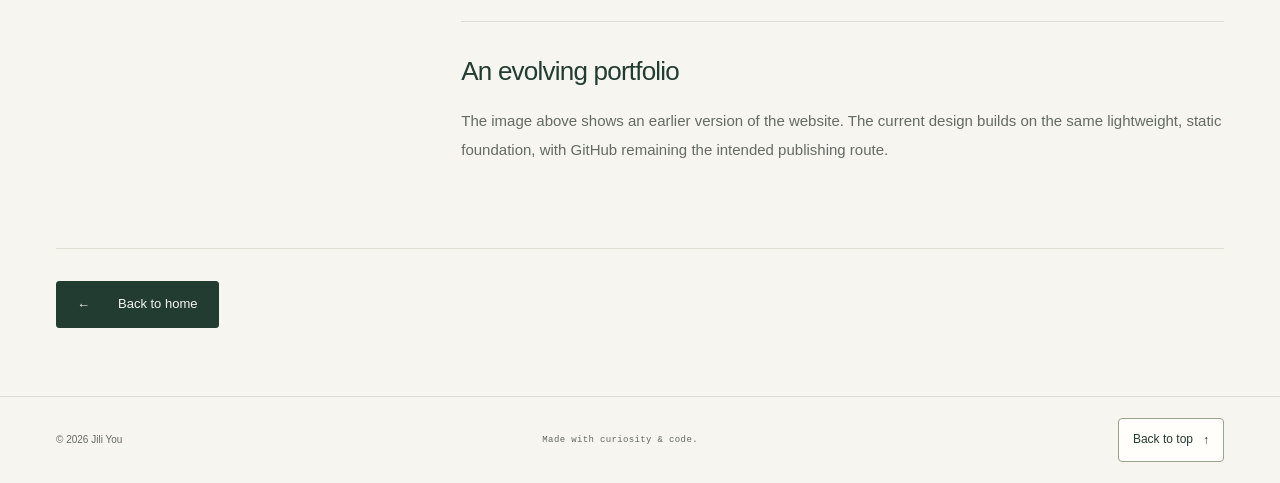
<file: projects/portfolio.html>
<!DOCTYPE html>
<html lang="en">
<head>
  <meta charset="UTF-8">
  <meta name="viewport" content="width=device-width, initial-scale=1.0">
  <meta name="description" content="A personal website built with HTML, CSS, and JavaScript to share my projects and interests.">
  <meta name="theme-color" content="#f6f5f0">
  <meta property="og:title" content="Personal Portfolio Website — Jili You">
  <meta property="og:description" content="A personal website built with HTML, CSS, and JavaScript to share my projects and interests.">
  <meta property="og:type" content="website">
  <title>Personal Portfolio Website — Jili You</title>
  <link rel="icon" type="image/svg+xml" href="../images/favicon.svg">
  <link rel="stylesheet" href="../css/style.css?v=a1e20da0aa03">
  <script src="../js/script.js?v=bb62d51c35d4" defer></script>
</head>
<body id="top">
<a class="skip-link" href="#main">Skip to content</a>
<header class="site-header">
  <div class="header-inner wrap">
    <a class="brand" href="../index.html" aria-label="Jili You home"><span class="monogram" aria-hidden="true">JY</span><span>Jili You</span></a>
    <button class="menu-toggle" aria-expanded="false" aria-controls="site-navigation">Menu <span aria-hidden="true">☰</span></button>
    <nav class="site-nav" id="site-navigation" aria-label="Main navigation">
      <a href="../resume.pdf">Resume</a><a href="../index.html#projects">Work</a><a href="../index.html#about">About</a><a class="nav-contact" href="../index.html#contact">Contact <span class="arrow" aria-hidden="true">↗</span></a>
    </nav>
  </div>
</header>
<main id="main" class="wrap">
  <section class="project-hero" aria-labelledby="project-title">
    <a class="button back-link" href="../index.html"><span class="arrow" aria-hidden="true">←</span> Back to home</a>
    <div class="detail-heading"><div class="project-meta"><span class="project-number">07</span><span class="project-meta-separator" aria-hidden="true"></span><span>Web development</span></div><h1 id="project-title">Personal Portfolio Website</h1><p class="detail-deck">A personal website built with HTML, CSS, and JavaScript to share my projects and interests.</p></div>
    <figure class="detail-image"><a href="../images/project7.png" target="_blank" rel="noopener noreferrer" aria-label="Open full-size project image"><img src="../images/project7.png" alt="Earlier version of Jili You&#39;s portfolio website" fetchpriority="high"></a></figure>
    <div class="detail-caption"><span>An earlier version of this portfolio.</span><a href="../images/project7.png" target="_blank" rel="noopener noreferrer">View full image <span class="arrow" aria-hidden="true">↗</span></a></div>
  </section>
  <div class="detail-body">
    <aside class="project-sidebar" aria-label="Project information"><div class="sidebar-block"><h2>Field</h2><p>Web development</p></div><div class="sidebar-block"><h2>Topics &amp; tools</h2><ul class="tags" aria-label="Topics and tools"><li>HTML</li><li>CSS</li><li>JavaScript</li></ul></div></aside>
    <article class="detail-copy" aria-label="About this project"><section><h2>Overview</h2><p>This portfolio uses custom HTML, CSS, and JavaScript to bring my engineering, research, and machine learning projects together in one place.</p></section><section><h2>Exploring the work</h2><p>The home page introduces me and presents a browsable collection of projects. Each project has a dedicated page with more context about the work.</p></section><section><h2>An evolving portfolio</h2><p>The image above shows an earlier version of the website. The current design builds on the same lightweight, static foundation, with GitHub remaining the intended publishing route.</p></section></article>
  </div>
  <nav class="project-return" aria-label="Return to home"><a class="button" href="../index.html"><span class="arrow" aria-hidden="true">←</span> Back to home</a></nav>
</main>
<footer class="site-footer"><div class="footer-inner wrap"><span>© <span data-year>2026</span> Jili You</span><span class="footer-credit">Made with curiosity &amp; code.</span><a href="#top">Back to top <span class="arrow" aria-hidden="true">↑</span></a></div></footer>
<noscript><style>.menu-toggle{display:none}.site-nav{display:flex;position:static;padding:0;border:0;box-shadow:none;flex-direction:row;gap:12px}.header-inner{flex-wrap:wrap;padding-block:12px}.site-nav .nav-contact{border:0;padding:12px 0}</style></noscript>
</body>
</html>
</file>
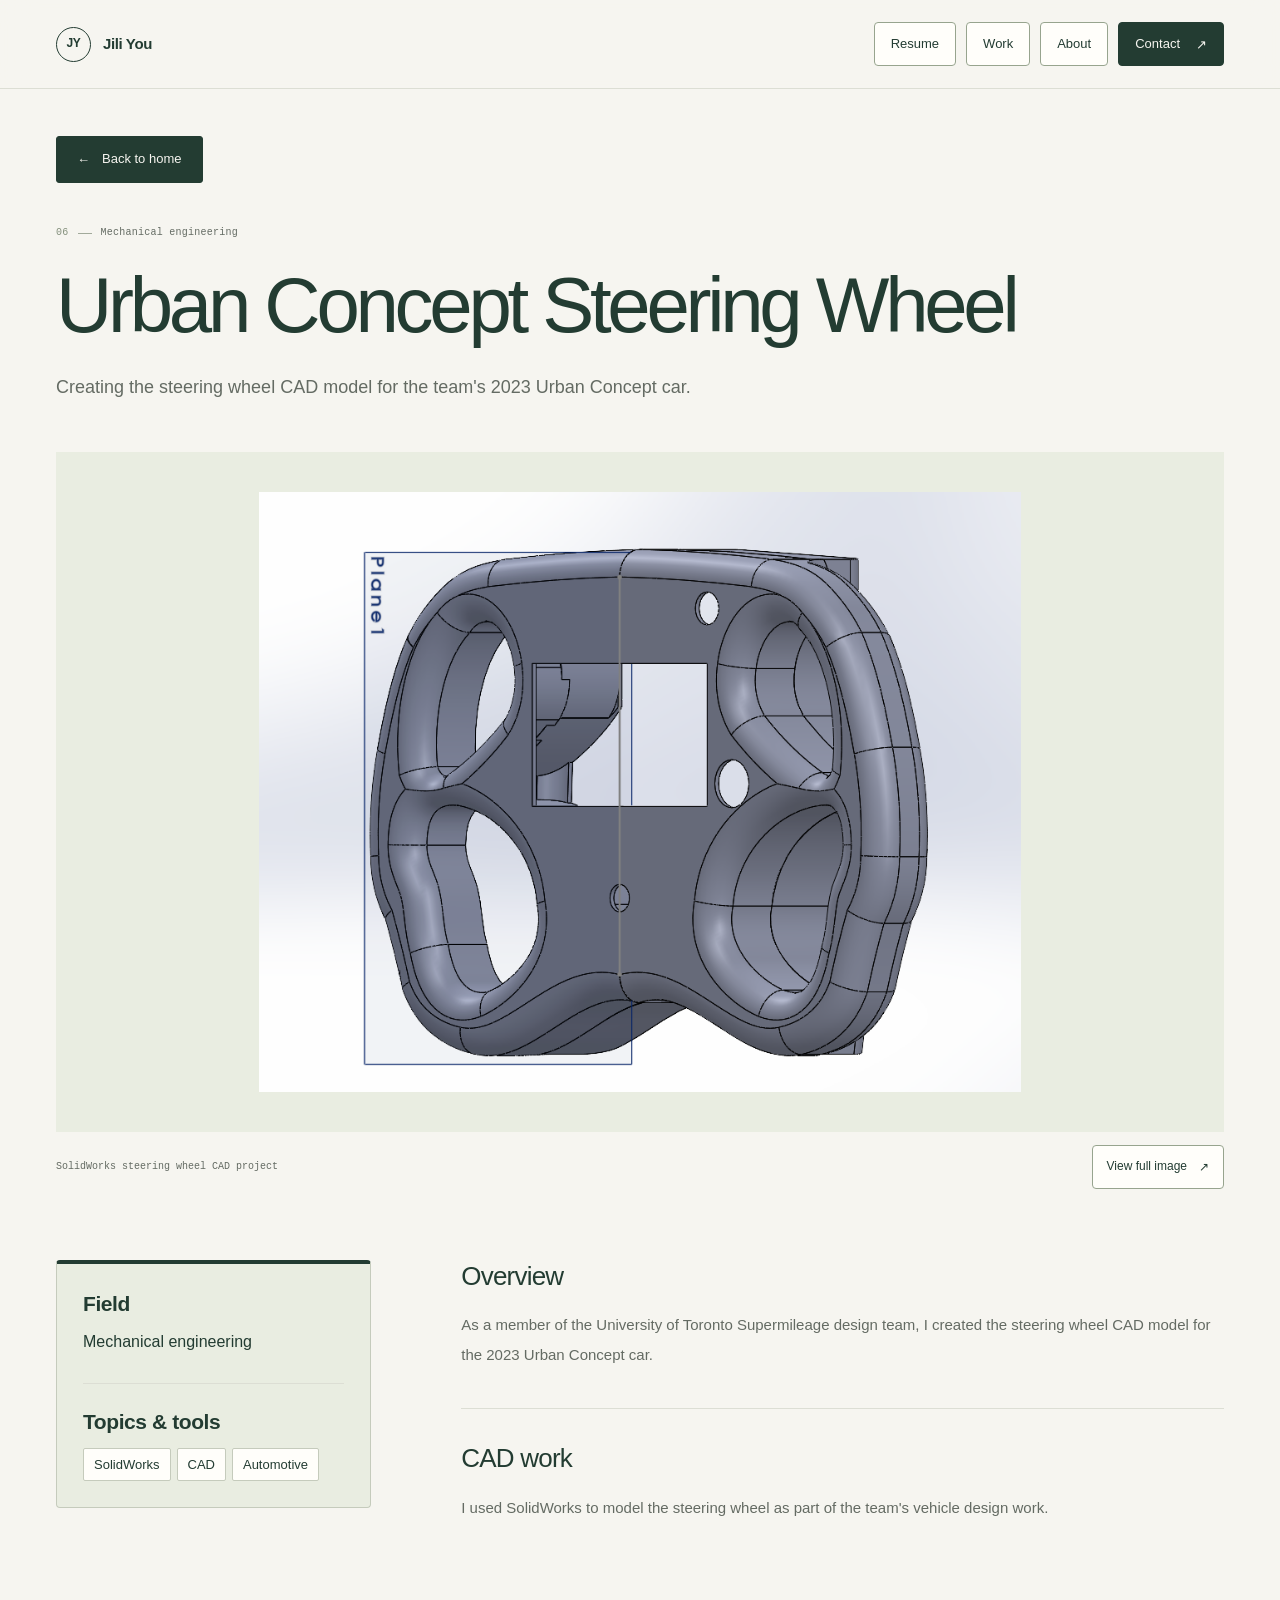
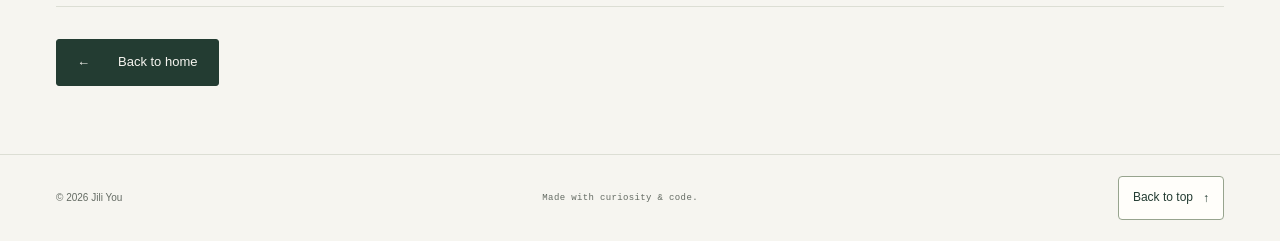
<file: projects/steering-wheel.html>
<!DOCTYPE html>
<html lang="en">
<head>
  <meta charset="UTF-8">
  <meta name="viewport" content="width=device-width, initial-scale=1.0">
  <meta name="description" content="Creating the steering wheel CAD model for the team&#39;s 2023 Urban Concept car.">
  <meta name="theme-color" content="#f6f5f0">
  <meta property="og:title" content="Urban Concept Steering Wheel — Jili You">
  <meta property="og:description" content="Creating the steering wheel CAD model for the team&#39;s 2023 Urban Concept car.">
  <meta property="og:type" content="website">
  <title>Urban Concept Steering Wheel — Jili You</title>
  <link rel="icon" type="image/svg+xml" href="../images/favicon.svg">
  <link rel="stylesheet" href="../css/style.css?v=a1e20da0aa03">
  <script src="../js/script.js?v=bb62d51c35d4" defer></script>
</head>
<body id="top">
<a class="skip-link" href="#main">Skip to content</a>
<header class="site-header">
  <div class="header-inner wrap">
    <a class="brand" href="../index.html" aria-label="Jili You home"><span class="monogram" aria-hidden="true">JY</span><span>Jili You</span></a>
    <button class="menu-toggle" aria-expanded="false" aria-controls="site-navigation">Menu <span aria-hidden="true">☰</span></button>
    <nav class="site-nav" id="site-navigation" aria-label="Main navigation">
      <a href="../resume.pdf">Resume</a><a href="../index.html#projects">Work</a><a href="../index.html#about">About</a><a class="nav-contact" href="../index.html#contact">Contact <span class="arrow" aria-hidden="true">↗</span></a>
    </nav>
  </div>
</header>
<main id="main" class="wrap">
  <section class="project-hero" aria-labelledby="project-title">
    <a class="button back-link" href="../index.html"><span class="arrow" aria-hidden="true">←</span> Back to home</a>
    <div class="detail-heading"><div class="project-meta"><span class="project-number">06</span><span class="project-meta-separator" aria-hidden="true"></span><span>Mechanical engineering</span></div><h1 id="project-title">Urban Concept Steering Wheel</h1><p class="detail-deck">Creating the steering wheel CAD model for the team&#39;s 2023 Urban Concept car.</p></div>
    <figure class="detail-image"><a href="../images/project6.png" target="_blank" rel="noopener noreferrer" aria-label="Open full-size project image"><img src="../images/project6.png" alt="SolidWorks steering wheel CAD project" fetchpriority="high"></a></figure>
    <div class="detail-caption"><span>SolidWorks steering wheel CAD project</span><a href="../images/project6.png" target="_blank" rel="noopener noreferrer">View full image <span class="arrow" aria-hidden="true">↗</span></a></div>
  </section>
  <div class="detail-body">
    <aside class="project-sidebar" aria-label="Project information"><div class="sidebar-block"><h2>Field</h2><p>Mechanical engineering</p></div><div class="sidebar-block"><h2>Topics &amp; tools</h2><ul class="tags" aria-label="Topics and tools"><li>SolidWorks</li><li>CAD</li><li>Automotive</li></ul></div></aside>
    <article class="detail-copy" aria-label="About this project"><section><h2>Overview</h2><p>As a member of the University of Toronto Supermileage design team, I created the steering wheel CAD model for the 2023 Urban Concept car.</p></section><section><h2>CAD work</h2><p>I used SolidWorks to model the steering wheel as part of the team&#39;s vehicle design work.</p></section></article>
  </div>
  <nav class="project-return" aria-label="Return to home"><a class="button" href="../index.html"><span class="arrow" aria-hidden="true">←</span> Back to home</a></nav>
</main>
<footer class="site-footer"><div class="footer-inner wrap"><span>© <span data-year>2026</span> Jili You</span><span class="footer-credit">Made with curiosity &amp; code.</span><a href="#top">Back to top <span class="arrow" aria-hidden="true">↑</span></a></div></footer>
<noscript><style>.menu-toggle{display:none}.site-nav{display:flex;position:static;padding:0;border:0;box-shadow:none;flex-direction:row;gap:12px}.header-inner{flex-wrap:wrap;padding-block:12px}.site-nav .nav-contact{border:0;padding:12px 0}</style></noscript>
</body>
</html>
</file>
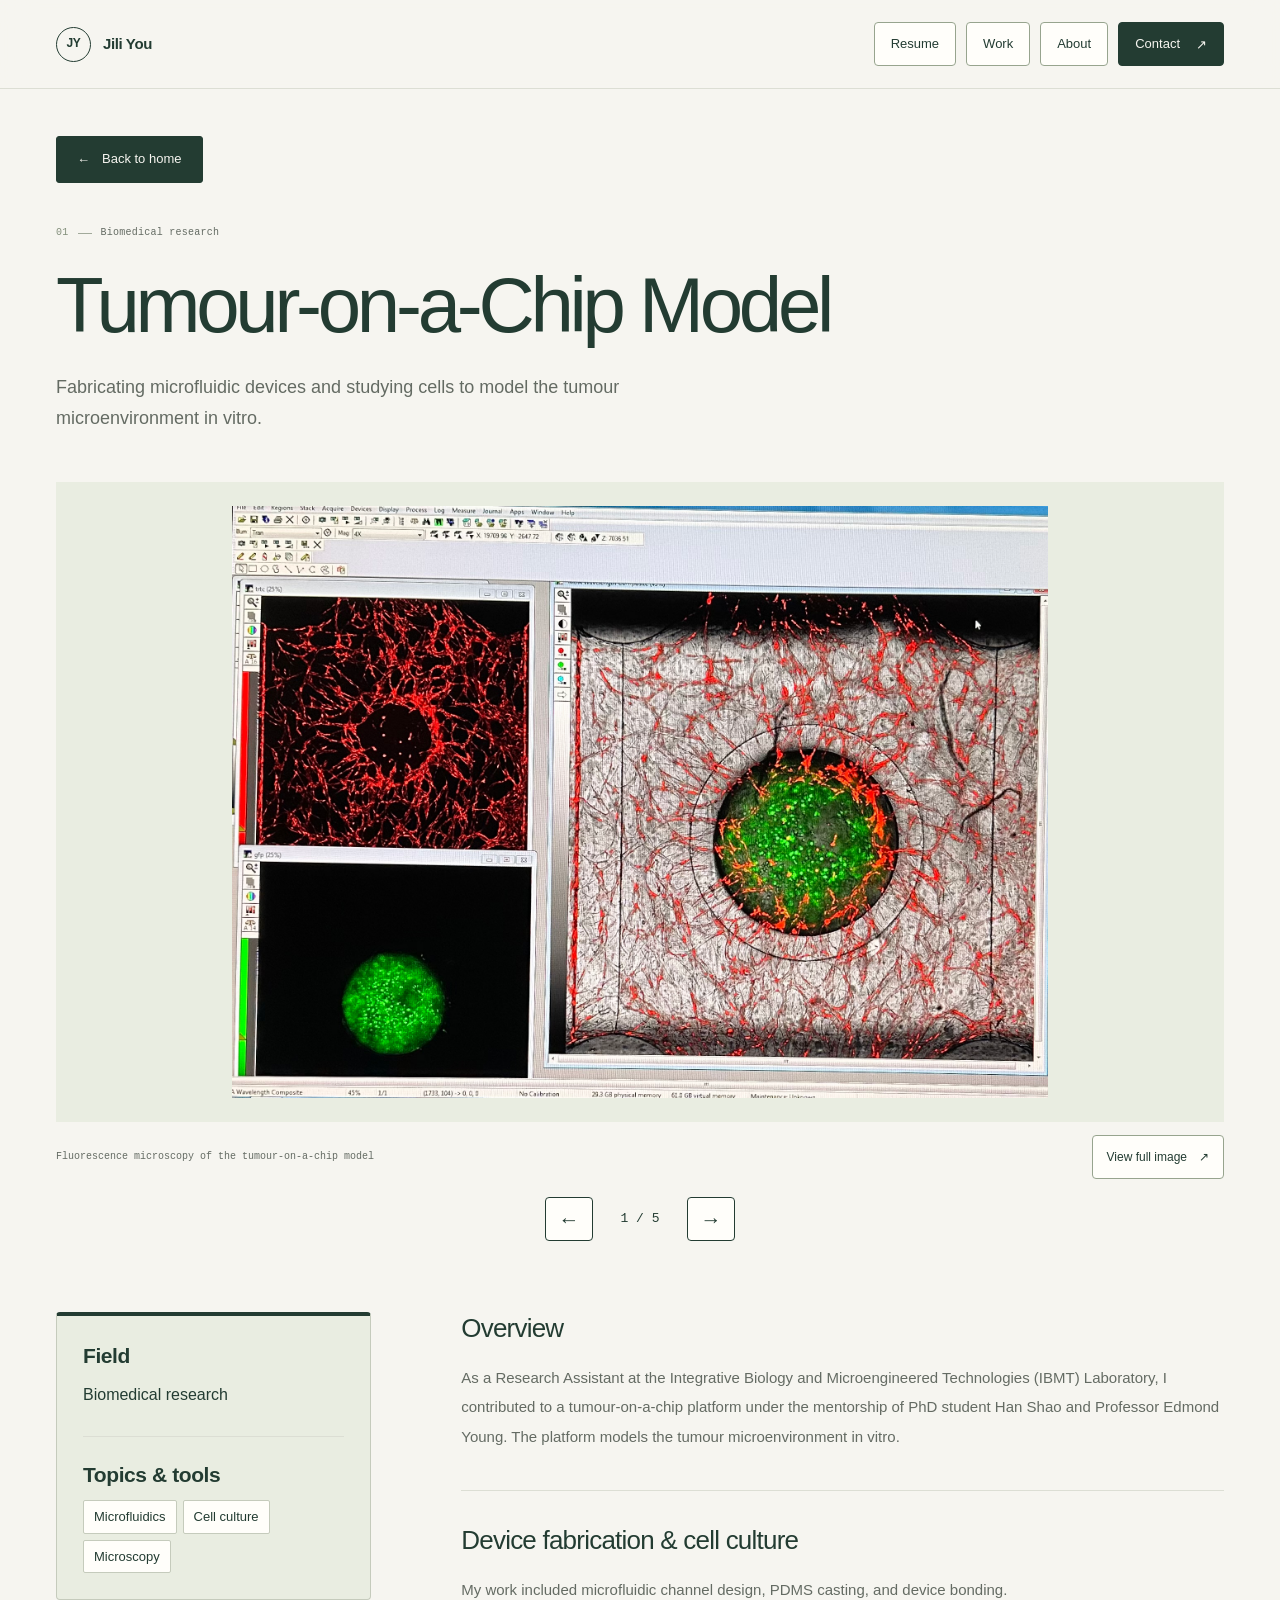
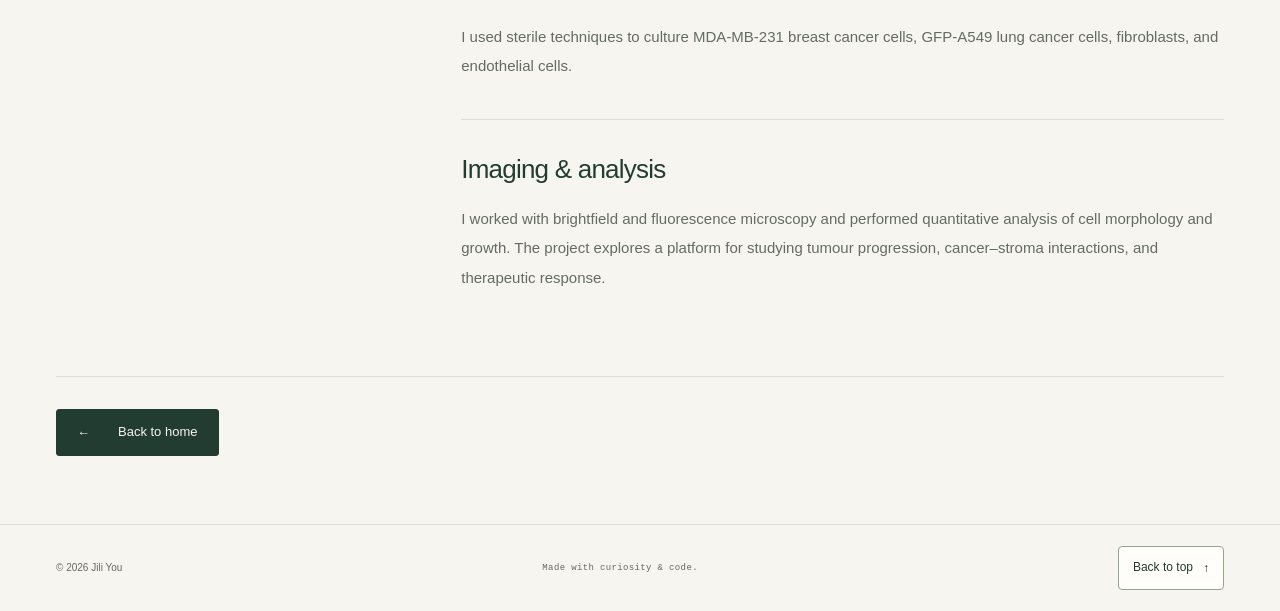
<file: projects/tumour-on-a-chip.html>
<!DOCTYPE html>
<html lang="en">
<head>
  <meta charset="UTF-8">
  <meta name="viewport" content="width=device-width, initial-scale=1.0">
  <meta name="description" content="Fabricating microfluidic devices and studying cells to model the tumour microenvironment in vitro.">
  <meta name="theme-color" content="#f6f5f0">
  <meta property="og:title" content="Tumour-on-a-Chip Model — Jili You">
  <meta property="og:description" content="Fabricating microfluidic devices and studying cells to model the tumour microenvironment in vitro.">
  <meta property="og:type" content="website">
  <title>Tumour-on-a-Chip Model — Jili You</title>
  <link rel="icon" type="image/svg+xml" href="../images/favicon.svg">
  <link rel="stylesheet" href="../css/style.css?v=a1e20da0aa03">
  <script src="../js/script.js?v=bb62d51c35d4" defer></script>
</head>
<body id="top">
<a class="skip-link" href="#main">Skip to content</a>
<header class="site-header">
  <div class="header-inner wrap">
    <a class="brand" href="../index.html" aria-label="Jili You home"><span class="monogram" aria-hidden="true">JY</span><span>Jili You</span></a>
    <button class="menu-toggle" aria-expanded="false" aria-controls="site-navigation">Menu <span aria-hidden="true">☰</span></button>
    <nav class="site-nav" id="site-navigation" aria-label="Main navigation">
      <a href="../resume.pdf">Resume</a><a href="../index.html#projects">Work</a><a href="../index.html#about">About</a><a class="nav-contact" href="../index.html#contact">Contact <span class="arrow" aria-hidden="true">↗</span></a>
    </nav>
  </div>
</header>
<main id="main" class="wrap">
  <section class="project-hero" aria-labelledby="project-title">
    <a class="button back-link" href="../index.html"><span class="arrow" aria-hidden="true">←</span> Back to home</a>
    <div class="detail-heading"><div class="project-meta"><span class="project-number">01</span><span class="project-meta-separator" aria-hidden="true"></span><span>Biomedical research</span></div><h1 id="project-title">Tumour-on-a-Chip Model</h1><p class="detail-deck">Fabricating microfluidic devices and studying cells to model the tumour microenvironment in vitro.</p></div>
    <div class="project-photos" data-photo-slider role="region" aria-label="Project photos" aria-roledescription="carousel">
    <figure class="detail-image">
      <button class="photo-stage" type="button" data-photo-advance aria-label="Next photo (currently 1 of 5)" disabled>
        <span class="photo-slide" data-photo-slide data-photo-src="../images/tumour-on-a-chip/01-microscopy.jpeg" data-photo-caption="Fluorescence microscopy of the tumour-on-a-chip model"><img src="../images/tumour-on-a-chip/01-microscopy.jpeg" alt="Fluorescence microscopy of the tumour-on-a-chip model" fetchpriority="high" decoding="async"></span>
        <span class="photo-slide" data-photo-slide data-photo-src="../images/tumour-on-a-chip/02-microscope.jpeg" data-photo-caption="Microscope and imaging workstation" hidden><img src="../images/tumour-on-a-chip/02-microscope.jpeg" alt="Microscope and imaging workstation" loading="lazy" decoding="async"></span>
        <span class="photo-slide" data-photo-slide data-photo-src="../images/tumour-on-a-chip/03-device.jpeg" data-photo-caption="Fabricated microfluidic device" hidden><img src="../images/tumour-on-a-chip/03-device.jpeg" alt="Fabricated microfluidic device" loading="lazy" decoding="async"></span>
        <span class="photo-slide" data-photo-slide data-photo-src="../images/tumour-on-a-chip/04-cad.png" data-photo-caption="Microfluidic device design in Fusion 360" hidden><img src="../images/tumour-on-a-chip/04-cad.png" alt="Microfluidic device design in Fusion 360" loading="lazy" decoding="async"></span>
        <span class="photo-slide" data-photo-slide data-photo-src="../images/tumour-on-a-chip/05-cell-culture.jpeg" data-photo-caption="Cell culture workspace" hidden><img src="../images/tumour-on-a-chip/05-cell-culture.jpeg" alt="Cell culture workspace" loading="lazy" decoding="async"></span>
      </button>
      <figcaption class="detail-caption"><span data-photo-caption-text>Fluorescence microscopy of the tumour-on-a-chip model</span><a href="../images/tumour-on-a-chip/01-microscopy.jpeg" data-photo-full target="_blank" rel="noopener noreferrer">View full image <span class="arrow" aria-hidden="true">↗</span></a></figcaption>
    </figure>
    <div class="photo-controls" data-photo-controls hidden>
      <button type="button" data-photo-prev aria-label="Previous photo"><span class="arrow" aria-hidden="true">←</span></button>
      <span class="photo-status" data-photo-status role="status" aria-live="polite" aria-atomic="true">1 / 5</span>
      <button type="button" data-photo-next aria-label="Next photo"><span class="arrow" aria-hidden="true">→</span></button>
    </div>
  </div>
  </section>
  <div class="detail-body">
    <aside class="project-sidebar" aria-label="Project information"><div class="sidebar-block"><h2>Field</h2><p>Biomedical research</p></div><div class="sidebar-block"><h2>Topics &amp; tools</h2><ul class="tags" aria-label="Topics and tools"><li>Microfluidics</li><li>Cell culture</li><li>Microscopy</li></ul></div></aside>
    <article class="detail-copy" aria-label="About this project"><section><h2>Overview</h2><p>As a Research Assistant at the Integrative Biology and Microengineered Technologies (IBMT) Laboratory, I contributed to a tumour-on-a-chip platform under the mentorship of PhD student Han Shao and Professor Edmond Young. The platform models the tumour microenvironment in vitro.</p></section><section><h2>Device fabrication &amp; cell culture</h2><p>My work included microfluidic channel design, PDMS casting, and device bonding.</p><p>I used sterile techniques to culture MDA-MB-231 breast cancer cells, GFP-A549 lung cancer cells, fibroblasts, and endothelial cells.</p></section><section><h2>Imaging &amp; analysis</h2><p>I worked with brightfield and fluorescence microscopy and performed quantitative analysis of cell morphology and growth. The project explores a platform for studying tumour progression, cancer–stroma interactions, and therapeutic response.</p></section></article>
  </div>
  <nav class="project-return" aria-label="Return to home"><a class="button" href="../index.html"><span class="arrow" aria-hidden="true">←</span> Back to home</a></nav>
</main>
<footer class="site-footer"><div class="footer-inner wrap"><span>© <span data-year>2026</span> Jili You</span><span class="footer-credit">Made with curiosity &amp; code.</span><a href="#top">Back to top <span class="arrow" aria-hidden="true">↑</span></a></div></footer>
<noscript><style>.menu-toggle{display:none}.site-nav{display:flex;position:static;padding:0;border:0;box-shadow:none;flex-direction:row;gap:12px}.header-inner{flex-wrap:wrap;padding-block:12px}.site-nav .nav-contact{border:0;padding:12px 0}</style></noscript>
</body>
</html>
</file>
<file: css/style.css>
@charset "UTF-8";

:root {
    color-scheme: light;
    --paper: #f6f5f0;
    --ink: #233c32;
    --muted: #646b63;
    --line: #dcded4;
    --accent: #dcecac;
    --surface: #e9ede1;
    --font: "Segoe UI", Helvetica, Arial, sans-serif;
    --mono: "SFMono-Regular", Consolas, "Liberation Mono", monospace;
}

* { box-sizing: border-box; }
html { scroll-behavior: smooth; scroll-padding-top: 104px; }
body { margin: 0; background: var(--paper); color: var(--ink); font-family: var(--font); font-size: 16px; line-height: 1.6; -webkit-font-smoothing: antialiased; }
::selection { background: var(--accent); color: var(--ink); }
a { color: inherit; text-decoration: none; }
button { color: inherit; font: inherit; }
button, a { -webkit-tap-highlight-color: transparent; }
button { cursor: pointer; }
img { display: block; max-width: 100%; }
figure, h1, h2, h3, p { margin: 0; }
ul { margin: 0; padding: 0; list-style: none; }
[hidden] { display: none !important; }
:focus-visible { outline: 3px solid #567934; outline-offset: 5px; }
.wrap { width: min(1200px, calc(100% - 112px)); margin-inline: auto; }
.skip-link { position: fixed; top: 12px; left: 16px; padding: 10px 18px; background: var(--ink); color: var(--paper); transform: translateY(-160%); z-index: 100; }
.skip-link:focus { transform: translateY(0); }
.eyebrow { font-family: var(--mono); font-size: 11px; font-weight: 400; letter-spacing: .12em; line-height: 1.5; text-transform: uppercase; }
.arrow { display: inline-block; line-height: 1; }

/* A quiet, persistent navigation. */
.site-header { position: sticky; top: 0; z-index: 30; border-bottom: 1px solid var(--line); background: rgba(246, 245, 240, .94); backdrop-filter: blur(16px); -webkit-backdrop-filter: blur(16px); }
.header-inner { min-height: 88px; display: flex; align-items: center; justify-content: space-between; gap: 28px; }
.brand { display: inline-flex; align-items: center; gap: 12px; font-size: 15px; font-weight: 600; letter-spacing: -.025em; }
.monogram { display: grid; place-items: center; height: 35px; width: 35px; border: 1px solid var(--ink); border-radius: 50%; font-size: 12px; letter-spacing: -.035em; }
.site-nav { display: flex; align-items: center; gap: 10px; font-size: 13px; }
.site-nav a { display: inline-flex; align-items: center; justify-content: center; min-height: 44px; padding: 9px 16px; border: 1px solid #97a48e; border-radius: 4px; background: #fffefa; font-weight: 500; transition: color .2s ease, background .2s ease; }
.site-nav a:hover { background: var(--surface); color: var(--ink); border-color: var(--ink); }
.site-nav .nav-contact { gap: 16px; border-color: var(--ink); background: var(--ink); color: var(--paper); }
.site-nav .nav-contact:hover { background: #385344; color: var(--paper); }
.menu-toggle { display: none; align-items: center; justify-content: center; gap: 8px; min-height: 44px; padding: 8px 12px; background: #fffefa; border: 1px solid var(--ink); border-radius: 4px; font-size: 13px; }
.menu-toggle svg { width: 18px; height: 18px; }

/* Introduction. The photograph keeps its original, natural character. */
.hero { padding-top: 76px; }
.hero-grid { display: grid; grid-template-columns: 1.2fr 1fr; align-items: center; gap: 70px; }
.hero-intro { padding-block: 12px 18px; min-width: 0; }
.hero-intro h1 { margin-left: -7px; font-size: clamp(76px, 9.1vw, 126px); font-weight: 500; line-height: .98; letter-spacing: -.075em; }
.hero-bio { max-width: 560px; margin-top: 32px; color: var(--muted); font-size: 15px; line-height: 1.9; }
.hero-bio p + p { margin-top: 19px; }
.hero-bio p:first-child { color: var(--ink); }
.button { display: inline-flex; align-items: center; justify-content: center; gap: 28px; min-height: 47px; padding: 12px 20px; border: 1px solid var(--ink); border-radius: 3px; background: var(--ink); color: var(--paper); font-size: 13px; font-weight: 500; transition: background .2s ease, transform .2s ease; }
.button:hover { background: #385344; transform: translateY(-2px); }
.button-secondary { color: var(--ink); background: #fffefa; }
.button-secondary:hover { color: var(--ink); background: var(--surface); }
.portrait { position: relative; min-width: 0; padding: 10px; border: 1px solid #c5cbbc; }
.portrait-frame { overflow: hidden; aspect-ratio: .91; background: #c9c7bc; }
.portrait-frame img { width: 100%; height: 100%; object-fit: cover; object-position: center 60%; }
.portrait figcaption { display: flex; justify-content: space-between; gap: 16px; margin-top: 14px; padding: 0 2px 2px; color: var(--muted); font-family: var(--mono); font-size: 9px; line-height: 1.5; letter-spacing: .025em; text-transform: uppercase; }
.portrait-stamp { position: absolute; display: grid; place-items: center; bottom: 50px; right: -23px; width: 91px; height: 91px; border: 7px solid var(--paper); border-radius: 50%; background: var(--accent); color: var(--ink); font-size: 35px; line-height: 1; }

/* Project collection. */
.work-section { padding-block: 96px 100px; }
.section-topline { display: flex; justify-content: space-between; align-items: center; gap: 24px; margin-bottom: 21px; }
.section-heading { display: flex; justify-content: space-between; align-items: baseline; gap: 20px; }
.section-heading h2 { font-size: clamp(38px, 4.1vw, 54px); line-height: 1.1; font-weight: 400; letter-spacing: -.045em; }
.section-heading h2 em { font-family: Georgia, "Times New Roman", serif; font-weight: 400; }
.project-filters { display: flex; flex-wrap: wrap; align-items: center; gap: 8px; margin-block: 32px 31px; }
.filter { display: inline-flex; align-items: center; gap: 11px; min-height: 44px; padding: 9px 16px; border: 1px solid #97a48e; border-radius: 4px; background: #fffefa; color: var(--ink); font-size: 12px; font-weight: 500; transition: color .2s ease, background .2s ease, border-color .2s ease; }
.filter:hover { border-color: var(--ink); color: var(--ink); }
.filter[aria-pressed="true"] { background: var(--ink); border-color: var(--ink); color: var(--paper); }
.filter-count { font-family: var(--mono); font-size: 9px; opacity: .7; }
.project-grid { display: grid; grid-template-columns: repeat(2, minmax(0, 1fr)); column-gap: 30px; row-gap: 49px; }
.project-card { min-width: 0; }
.project-link { display: block; height: 100%; }
.project-link:hover h3, .project-link:focus-visible h3 { text-decoration: underline; text-underline-offset: 5px; text-decoration-thickness: 1px; }
.project-cta { display: inline-flex; align-items: center; align-self: flex-start; justify-content: center; gap: 22px; min-height: 46px; margin-top: 22px; padding: 11px 18px; border: 1px solid var(--ink); border-radius: 4px; background: var(--ink); color: var(--paper); font-size: 13px; font-weight: 500; transition: background .2s ease, transform .2s ease; }
.project-link:hover .project-cta, .project-link:focus-visible .project-cta { background: #385344; transform: translateY(-2px); }
.project-image { position: relative; overflow: hidden; aspect-ratio: 1.68; background: var(--surface); }
.project-image img { width: 100%; height: 100%; object-fit: contain; padding: 26px; transition: transform .5s cubic-bezier(.2,.7,.2,1); }
.project-link:hover .project-image img { transform: scale(1.04); }
.project-card-label { position: absolute; top: 16px; left: 16px; z-index: 1; padding: 5px 8px; background: rgba(246,245,240,.94); font-family: var(--mono); font-size: 9px; letter-spacing: .05em; text-transform: uppercase; }
.project-info { padding-top: 22px; }
.project-meta { display: flex; flex-wrap: wrap; align-items: center; gap: 9px; color: var(--muted); font-family: var(--mono); font-size: 10px; letter-spacing: .025em; }
.project-number { color: #84907c; }
.project-meta-separator { height: 1px; width: 14px; background: #a2aa9b; }
.project-title-row { display: flex; align-items: flex-start; justify-content: space-between; gap: 20px; margin-top: 11px; }
.project-title-row h3 { font-size: 25px; font-weight: 400; line-height: 1.23; letter-spacing: -.035em; }
.project-summary { max-width: 440px; margin-top: 12px; color: var(--muted); font-size: 13px; line-height: 1.8; }
.tags { display: flex; flex-wrap: wrap; gap: 6px; margin-top: 19px; }
.tags li, .tags span { display: inline-block; padding: 4px 8px; border: 0; border-radius: 2px; background: #e8ecdf; color: var(--muted); font-size: 10px; line-height: 1.5; }
.project-card-featured { grid-column: 1 / -1; }
.project-card-featured .project-link { display: grid; grid-template-columns: 1fr 1fr; background: var(--surface); }
.project-card-featured .project-image { height: 100%; min-height: 344px; aspect-ratio: auto; background: #dfe6d7; }
.project-card-featured .project-image img { position: absolute; inset: 0; padding: 34px; }
.project-card-featured .project-info { display: flex; flex-direction: column; justify-content: center; padding: 42px; }
.project-card-featured .project-title-row { margin-top: 19px; }
.project-card-featured .project-title-row h3 { max-width: 340px; font-size: 33px; }
.project-card-featured .project-summary { margin-top: 18px; }
.project-card-featured .tags { margin-top: 26px; }
.project-card-featured .tags li, .project-card-featured .tags span { border-color: #cdd5c5; }

/* About and tools. */
.toolbox { margin-top: 48px; padding-block: 30px; border-top: 1px solid var(--line); border-bottom: 1px solid var(--line); }
.toolbox-label { color: var(--ink); font-size: clamp(23px, 2.2vw, 28px); font-weight: 600; letter-spacing: -.025em; line-height: 1.3; }
.tool-list { display: flex; flex-wrap: wrap; gap: 16px; margin-top: 22px; }
.tool-list li { display: grid; place-items: center; width: 82px; height: 82px; padding: 13px; background: #fffefa; border: 1px solid var(--line); border-radius: 10px; }
.tool-symbol { position: relative; display: block; width: 56px; height: 56px; overflow: hidden; }
.tool-symbol img { width: 100%; height: 100%; object-fit: contain; }
/* Reuse the original logos while displaying only their symbols. */
.tool-symbol-pytorch img { position: absolute; width: 330%; max-width: none; height: 165%; left: -10%; top: -32%; }
.tool-symbol-metamorph { height: 42px; }
.tool-symbol-metamorph img { position: absolute; width: 122%; max-width: none; height: auto; left: -11%; top: -5px; }

/* Contact and footer. */
.contact-section { padding-block: 95px 88px; border-top: 1px solid var(--line); }
.contact-grid { display: grid; grid-template-columns: 1.1fr 1fr; align-items: end; gap: 60px; }
.contact-section h2 { max-width: 600px; font-size: clamp(42px, 4.1vw, 54px); font-weight: 400; line-height: 1.1; letter-spacing: -.045em; }
.contact-section h2 em { color: #436448; font-family: Georgia, "Times New Roman", serif; font-weight: 400; text-decoration: underline; text-decoration-color: var(--accent); text-decoration-thickness: 5px; text-underline-offset: 7px; }
.contact-note { max-width: 390px; margin-top: 21px; color: var(--muted); font-size: 14px; line-height: 1.8; }
.contact-email { display: inline-flex; align-items: center; justify-content: space-between; gap: 24px; max-width: 100%; padding-block: 12px; border-bottom: 1px solid var(--ink); font-size: clamp(17px, 1.75vw, 24px); letter-spacing: -.025em; overflow-wrap: anywhere; }
.contact-email .arrow { display: grid; place-items: center; flex-shrink: 0; width: 38px; height: 38px; border-radius: 50%; background: var(--accent); color: var(--ink); font-size: 20px; transition: transform .2s ease; }
.contact-email:hover { color: #527342; }
.contact-email:hover .arrow, .contact-email:focus-visible .arrow { transform: translate(3px, -3px); }
.contact-links { display: flex; flex-wrap: wrap; align-items: center; gap: 23px; margin-top: 21px; font-size: 12px; }
.contact-links a, .copy-button { display: inline-flex; align-items: center; justify-content: center; gap: 9px; min-height: 44px; padding: 10px 15px; border: 1px solid #97a48e; border-radius: 4px; background: #fffefa; color: var(--ink); font-size: 12px; }
.contact-links a:hover, .copy-button:hover { background: var(--surface); border-color: var(--ink); }
.copy-status { display: block; min-height: 21px; margin-top: 12px; color: var(--muted); font-size: 11px; }
.site-footer { border-top: 1px solid var(--line); }
.footer-inner { display: flex; flex-wrap: wrap; justify-content: space-between; align-items: center; gap: 14px 28px; min-height: 86px; color: var(--muted); font-size: 10px; }
.footer-credit { font-family: var(--mono); font-size: 9px; letter-spacing: .04em; }
.footer-inner a { display: inline-flex; align-items: center; gap: 10px; min-height: 44px; padding: 10px 14px; border: 1px solid #97a48e; border-radius: 4px; color: var(--ink); background: #fffefa; font-size: 12px; }
.footer-inner a:hover { background: var(--surface); border-color: var(--ink); }

/* Project detail pages. */
.project-hero { padding-top: 47px; }
.back-link { gap: 12px; margin-bottom: 42px; }
.project-hero .project-meta { margin-bottom: 22px; }
.detail-heading { max-width: 960px; }
.detail-heading h1 { font-size: clamp(46px, 6.1vw, 78px); font-weight: 400; line-height: 1.09; letter-spacing: -.055em; text-wrap: balance; }
.detail-deck { max-width: 660px; margin-top: 24px; color: var(--muted); font-size: 18px; line-height: 1.7; }
.project-hero > .tags { margin-top: 26px; }
.detail-image { margin-top: 49px; }
.detail-image > a { display: flex; justify-content: center; align-items: center; min-height: 330px; padding: 40px; background: var(--surface); }
.detail-image img { max-width: 100%; max-height: 600px; width: auto; height: auto; object-fit: contain; }
.detail-image > a:hover { background: #e2e8d9; }
.detail-caption { display: flex; flex-wrap: wrap; justify-content: space-between; gap: 8px 25px; margin-top: 13px; color: var(--muted); font-family: var(--mono); font-size: 10px; line-height: 1.6; }
.detail-caption { align-items: center; }
.detail-caption a { display: inline-flex; align-items: center; gap: 12px; min-height: 44px; padding: 10px 14px; border: 1px solid #97a48e; border-radius: 4px; color: var(--ink); background: #fffefa; font-family: var(--font); font-size: 12px; }
.detail-caption a:hover { background: var(--surface); border-color: var(--ink); }
.detail-body { display: grid; grid-template-columns: .62fr 1.5fr; gap: 90px; padding-block: 71px 84px; }
.project-sidebar { align-self: start; position: sticky; top: 127px; padding: 26px; background: var(--surface); border: 1px solid #c5cbbc; border-top: 4px solid var(--ink); border-radius: 4px; }
.sidebar-block + .sidebar-block { margin-top: 28px; padding-top: 24px; border-top: 1px solid var(--line); }
.sidebar-block h2 { color: var(--ink); margin-bottom: 12px; font-size: 21px; font-weight: 650; letter-spacing: -.02em; line-height: 1.3; }
.sidebar-block p { font-size: 16px; font-weight: 500; line-height: 1.65; }
.sidebar-block .tags { margin-top: 12px; }
.sidebar-block .tags li { padding: 6px 10px; background: #fffefa; border: 1px solid #c5cbbc; color: var(--ink); font-size: 13px; }
.detail-copy { min-width: 0; }
.detail-copy section + section { margin-top: 39px; padding-top: 33px; border-top: 1px solid var(--line); }
.detail-copy h2 { margin-bottom: 17px; font-size: 26px; font-weight: 400; letter-spacing: -.03em; line-height: 1.3; }
.detail-copy p { color: var(--muted); font-size: 15px; line-height: 1.95; }
.detail-copy p + p { margin-top: 18px; }
.project-return { padding-block: 32px; border-top: 1px solid var(--line); margin-bottom: 36px; }
.photo-stage { display: block; width: 100%; height: clamp(270px, 52vw, 640px); padding: 24px; border: 0; background: var(--surface); cursor: pointer; }
.photo-stage:disabled { cursor: default; }
.photo-slide { display: flex; align-items: center; justify-content: center; width: 100%; height: 100%; }
.photo-slide img { width: 100%; height: 100%; max-height: 100%; object-fit: contain; }
.photo-controls { display: flex; align-items: center; justify-content: center; gap: 18px; margin-top: 18px; }
.photo-controls button { display: grid; place-items: center; width: 48px; height: 44px; padding: 0; border: 1px solid var(--ink); border-radius: 4px; background: #fffefa; font-size: 21px; }
.photo-controls button:hover { background: var(--ink); color: var(--paper); }
.photo-status { min-width: 58px; text-align: center; color: var(--ink); font-family: var(--mono); font-size: 13px; }

/* Visibility changes are enabled only after script initialization. */
.will-reveal { opacity: 0; transform: translateY(18px); transition: opacity .65s ease, transform .65s ease; }
.will-reveal.is-visible { opacity: 1; transform: translateY(0); }

@media (min-width: 1500px) {
    .hero { padding-top: 92px; }
    .hero-grid { gap: 86px; }
}

@media (max-width: 1100px) {
    .wrap { width: calc(100% - 80px); }
    .hero-grid { gap: 42px; }
    .hero-intro h1 { font-size: clamp(72px, 10vw, 112px); }
    .portrait-stamp { width: 76px; height: 76px; right: -16px; border-width: 6px; font-size: 29px; }
    .project-card-featured .project-info { padding: 31px; }
    .project-card-featured .project-title-row h3 { font-size: 29px; }
    .project-title-row h3 { font-size: 23px; }
    .contact-grid { gap: 40px; }
    .detail-body { gap: 55px; }
}

@media (max-width: 740px) {
    html { scroll-padding-top: 83px; }
    .wrap { width: calc(100% - 40px); }
    .header-inner { min-height: 74px; gap: 18px; }
    .brand { font-size: 13px; gap: 9px; }
    .monogram { width: 31px; height: 31px; font-size: 11px; }
    .site-nav { gap: 7px; font-size: 12px; }
    .site-nav a { padding: 8px 11px; }
    .site-nav .nav-contact { padding: 7px 11px; gap: 9px; }
    .hero { padding-top: 48px; }
    .hero-grid { grid-template-columns: 1fr; gap: 40px; }
    .hero-intro { padding: 0; }
    .hero-intro h1 { margin-left: -4px; font-size: clamp(83px, 16vw, 112px); }
    .hero-bio { max-width: none; margin-top: 27px; }
    .portrait { width: min(100% - 13px, 440px); margin-inline: auto; }
    .portrait-frame { aspect-ratio: 1.05; }
    .portrait-frame img { object-position: center 59%; }
    .portrait-stamp { right: -18px; }
    .work-section { padding-block: 64px 66px; }
    .section-topline { margin-bottom: 17px; }
    .section-heading { align-items: start; flex-direction: column; gap: 16px; }
    .section-heading h2 { font-size: 43px; }
    .project-filters { margin-block: 25px; gap: 7px; }
    .filter { font-size: 12px; padding: 9px 12px; gap: 8px; }
    .project-grid { column-gap: 21px; row-gap: 35px; }
    .project-card-featured .project-link { grid-template-columns: 1fr; }
    .project-card-featured .project-image { min-height: 0; aspect-ratio: 1.65; }
    .project-card-featured .project-image img { padding: 29px; }
    .project-card-featured .project-info { padding: 28px; }
    .project-card-featured .project-title-row { margin-top: 14px; }
    .project-card-featured .project-title-row h3 { max-width: none; font-size: 29px; }
    .project-card-featured .project-summary { max-width: 500px; margin-top: 12px; }
    .project-card-featured .tags { margin-top: 20px; }
    .project-image { aspect-ratio: 1.4; }
    .project-image img { padding: 17px; }
    .project-card-label { top: 11px; left: 11px; font-size: 8px; }
    .project-info { padding-top: 17px; }
    .project-meta { font-size: 9px; gap: 6px; }
    .project-title-row { gap: 12px; }
    .project-title-row h3 { font-size: 23px; }
    .project-summary { font-size: 12px; }
    .tags { margin-top: 16px; }
    .tags li, .tags span { font-size: 9px; padding: 4px 7px; }
    .toolbox { margin-top: 32px; }
    .tool-list { gap: 12px; }
    .tool-list li { width: 72px; height: 72px; padding: 11px; }
    .tool-symbol { width: 48px; height: 48px; }
    .tool-symbol-metamorph { height: 36px; }
    .contact-section { padding-block: 65px 59px; }
    .contact-grid { grid-template-columns: 1fr; gap: 31px; }
    .contact-section h2 { max-width: 480px; font-size: 43px; }
    .contact-note { margin-top: 18px; }
    .contact-email { font-size: 23px; }
    .footer-inner { min-height: 80px; padding-block: 22px; }
    .project-hero { padding-top: 31px; }
    .back-link { margin-bottom: 38px; }
    .detail-heading h1 { font-size: clamp(42px, 8vw, 60px); }
    .detail-deck { margin-top: 19px; font-size: 16px; }
    .detail-image { margin-top: 33px; }
    .detail-image > a { min-height: 200px; padding: 24px; }
    .detail-image img { max-height: 490px; }
    .detail-caption { font-size: 9px; }
    .detail-body { grid-template-columns: 1fr; gap: 35px; padding-block: 40px 54px; }
    .project-sidebar { position: static; display: grid; grid-template-columns: 1fr 1fr; gap: 22px; padding: 24px; }
    .sidebar-block + .sidebar-block { margin: 0; padding: 0; border: 0; }
    .detail-copy h2 { font-size: 25px; }
    .detail-copy p { font-size: 14px; line-height: 1.9; }
    .detail-copy section + section { margin-top: 29px; padding-top: 28px; }
    .project-return { margin-bottom: 24px; padding-block: 28px; }
    .photo-stage { padding: 14px; }
}

@media (max-width: 480px) {
    .header-inner { position: relative; }
    .menu-toggle { display: inline-flex; }
    .site-nav { display: none; position: absolute; top: calc(100% + 1px); left: -20px; right: -20px; align-items: stretch; flex-direction: column; gap: 8px; padding: 8px 20px 19px; border-bottom: 1px solid var(--line); background: var(--paper); box-shadow: 0 10px 16px rgba(35,60,50,.04); }
    .site-nav.is-open { display: flex; }
    .site-nav > a { padding: 13px 4px; font-size: 14px; }
    .site-nav .nav-contact { justify-content: space-between; margin-top: 5px; padding: 11px 13px; }
    .hero { padding-top: 40px; }
    .hero-intro h1 { font-size: clamp(72px, 20vw, 96px); }
    .hero-bio { font-size: 14px; }
    .section-heading h2 { font-size: 39px; }
    .project-filters { gap: 7px; }
    .filter { padding-inline: 10px; }
    .project-grid { grid-template-columns: 1fr; row-gap: 33px; }
    .project-image { aspect-ratio: 1.58; }
    .project-image img { padding: 23px; }
    .project-title-row h3 { font-size: 25px; }
    .project-meta { font-size: 10px; }
    .project-summary { font-size: 13px; }
    .project-card-featured .project-info { padding: 24px 20px; }
    .project-card-featured .project-title-row h3 { font-size: 28px; }
    .tags li, .tags span { font-size: 10px; }
    .contact-section h2 { font-size: 39px; }
    .contact-email { width: 100%; font-size: clamp(17px, 5vw, 23px); gap: 12px; }
    .footer-inner { align-items: flex-start; flex-direction: column; gap: 8px; }
    .detail-heading h1 { font-size: clamp(35px, 10.5vw, 47px); }
    .detail-deck { font-size: 15px; }
    .detail-image > a { min-height: 170px; padding: 18px; }
    .project-sidebar { grid-template-columns: 1fr; gap: 21px; }
}

/* Let the new microscopy photograph fill the featured card at every breakpoint. */
.project-card[data-slug="tumour-on-a-chip"] .project-image img { padding: 0; object-fit: cover; }

@media (prefers-reduced-motion: reduce) {
    html { scroll-behavior: auto; }
    *, *::before, *::after { animation-duration: .01ms !important; animation-iteration-count: 1 !important; transition-duration: .01ms !important; scroll-behavior: auto !important; }
    .will-reveal { opacity: 1; transform: none; }
}

@media print {
    :root { --paper: #fff; --ink: #111; --muted: #444; }
    body { font-size: 10pt; }
    .wrap { width: 100%; max-width: none; }
    .site-header { position: static; background: #fff; }
    .header-inner { min-height: 50px; }
    .site-nav, .menu-toggle, .project-filters, .copy-button, .copy-status, .portrait-stamp, .back-link, .project-return, .project-cta, .skip-link, .photo-controls { display: none !important; }
    .hero, .project-hero { padding-top: 25px; }
    .hero-grid { grid-template-columns: 1.2fr 1fr; gap: 35px; }
    .hero-intro h1 { font-size: 64px; }
    .hero-bio { font-size: 11px; }
    .toolbox { margin-top: 25px; }
    .work-section, .contact-section { padding-block: 30px; }
    .project-grid { gap: 24px; }
    .project-card, .hero-grid, .detail-copy section, .detail-image { break-inside: avoid; }
    .project-card-featured .project-info { padding: 25px; }
    .project-card-featured .project-image { min-height: 250px; }
    .project-card-featured .project-title-row h3 { font-size: 25px; }
    .project-title-row h3 { font-size: 21px; }
    .project-image img { transform: none !important; }
    .contact-grid { grid-template-columns: 1fr 1fr; gap: 30px; }
    .contact-section h2 { font-size: 32px; }
    .contact-email { font-size: 17px; }
    .project-sidebar { position: static; }
    .detail-heading h1 { font-size: 45px; }
    .detail-body { grid-template-columns: .62fr 1.5fr; gap: 35px; padding-block: 35px; }
    .detail-image img { max-height: 380px; }
    .will-reveal { opacity: 1; transform: none; }
    .site-footer { margin-top: 20px; }
}
</file>
